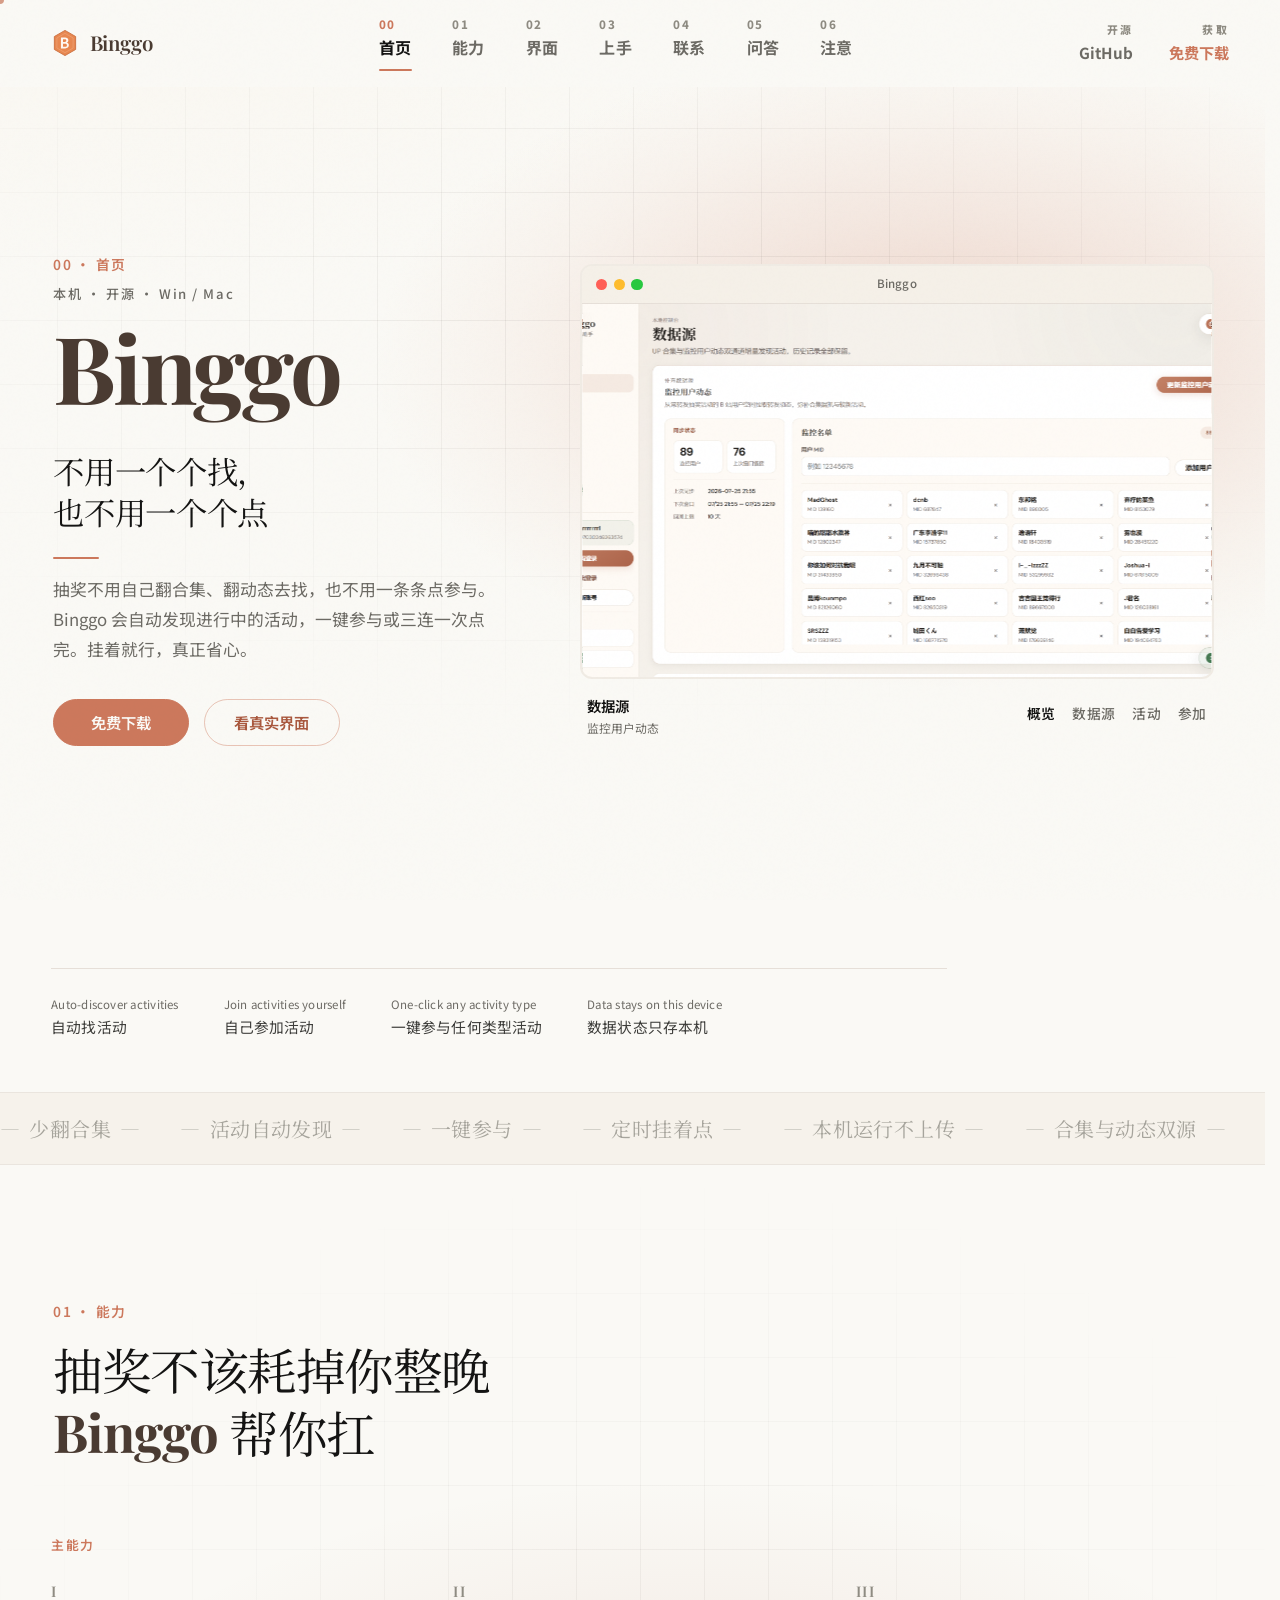
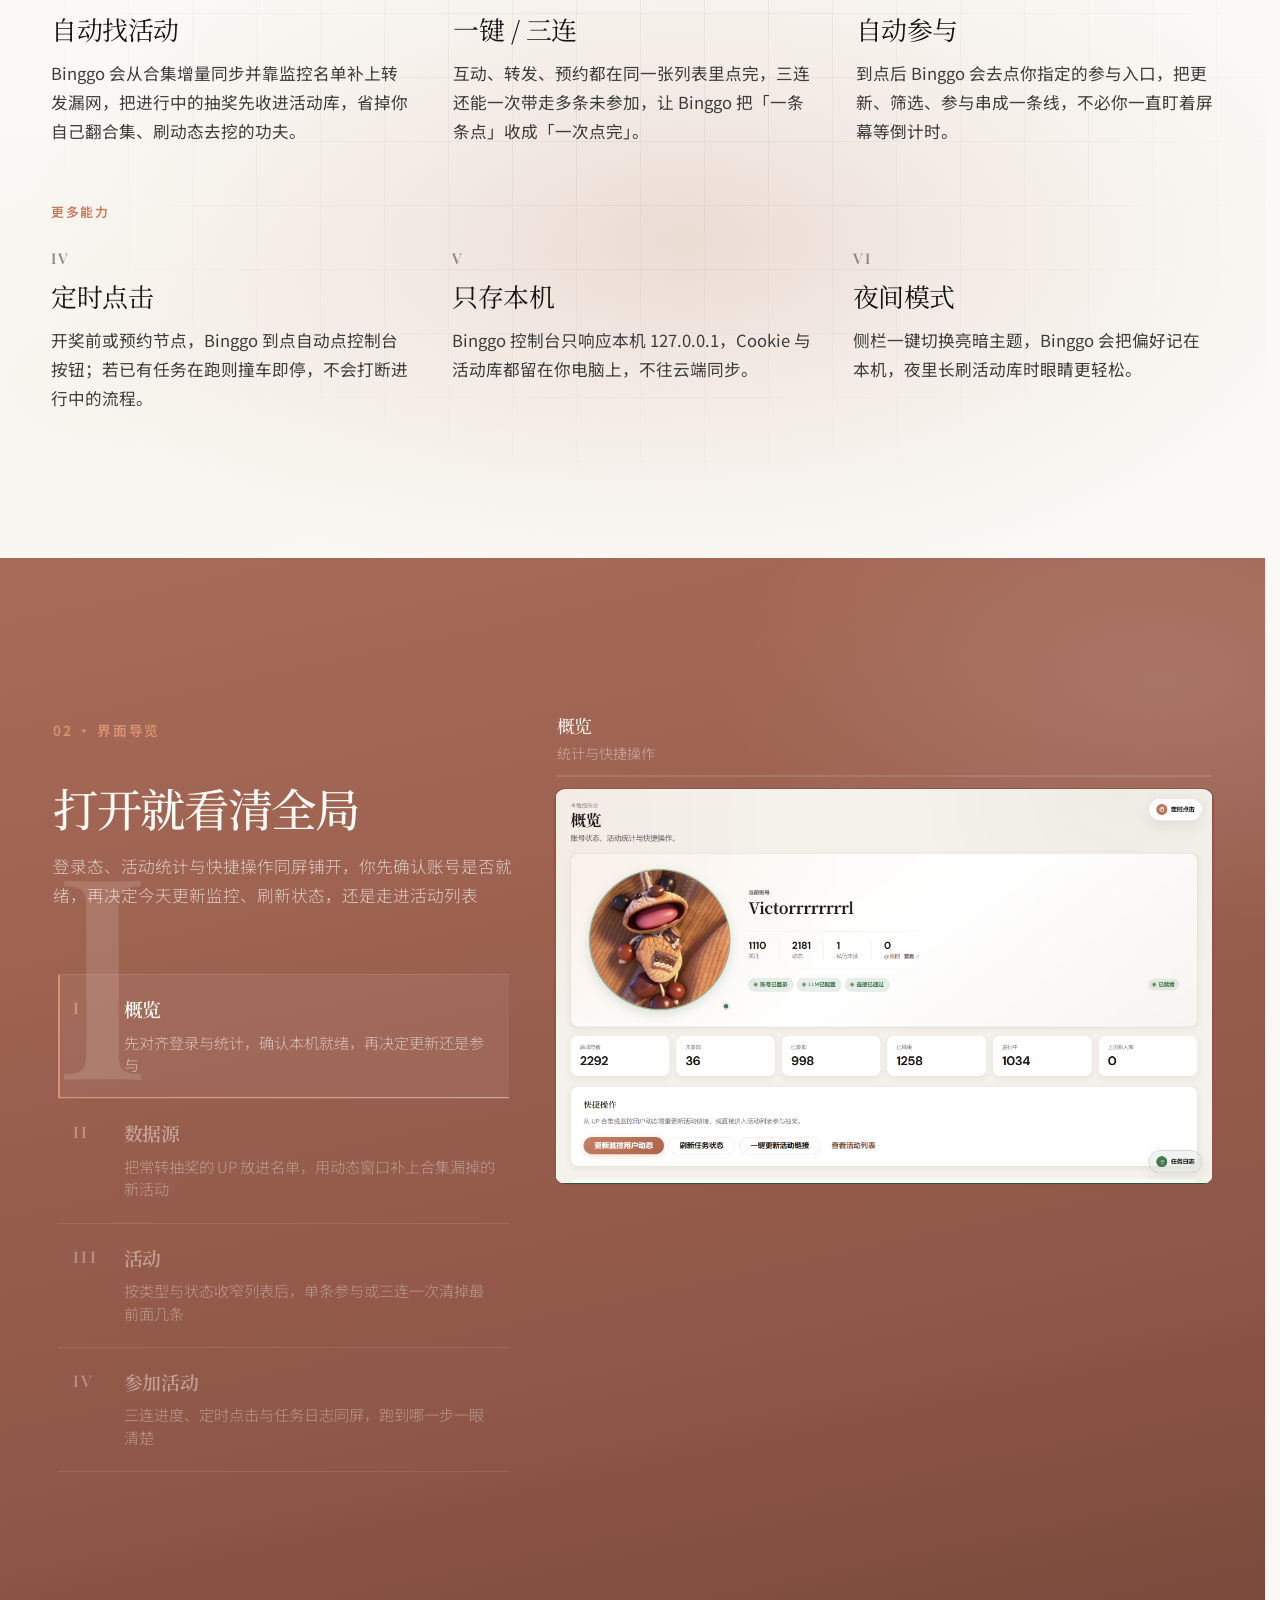
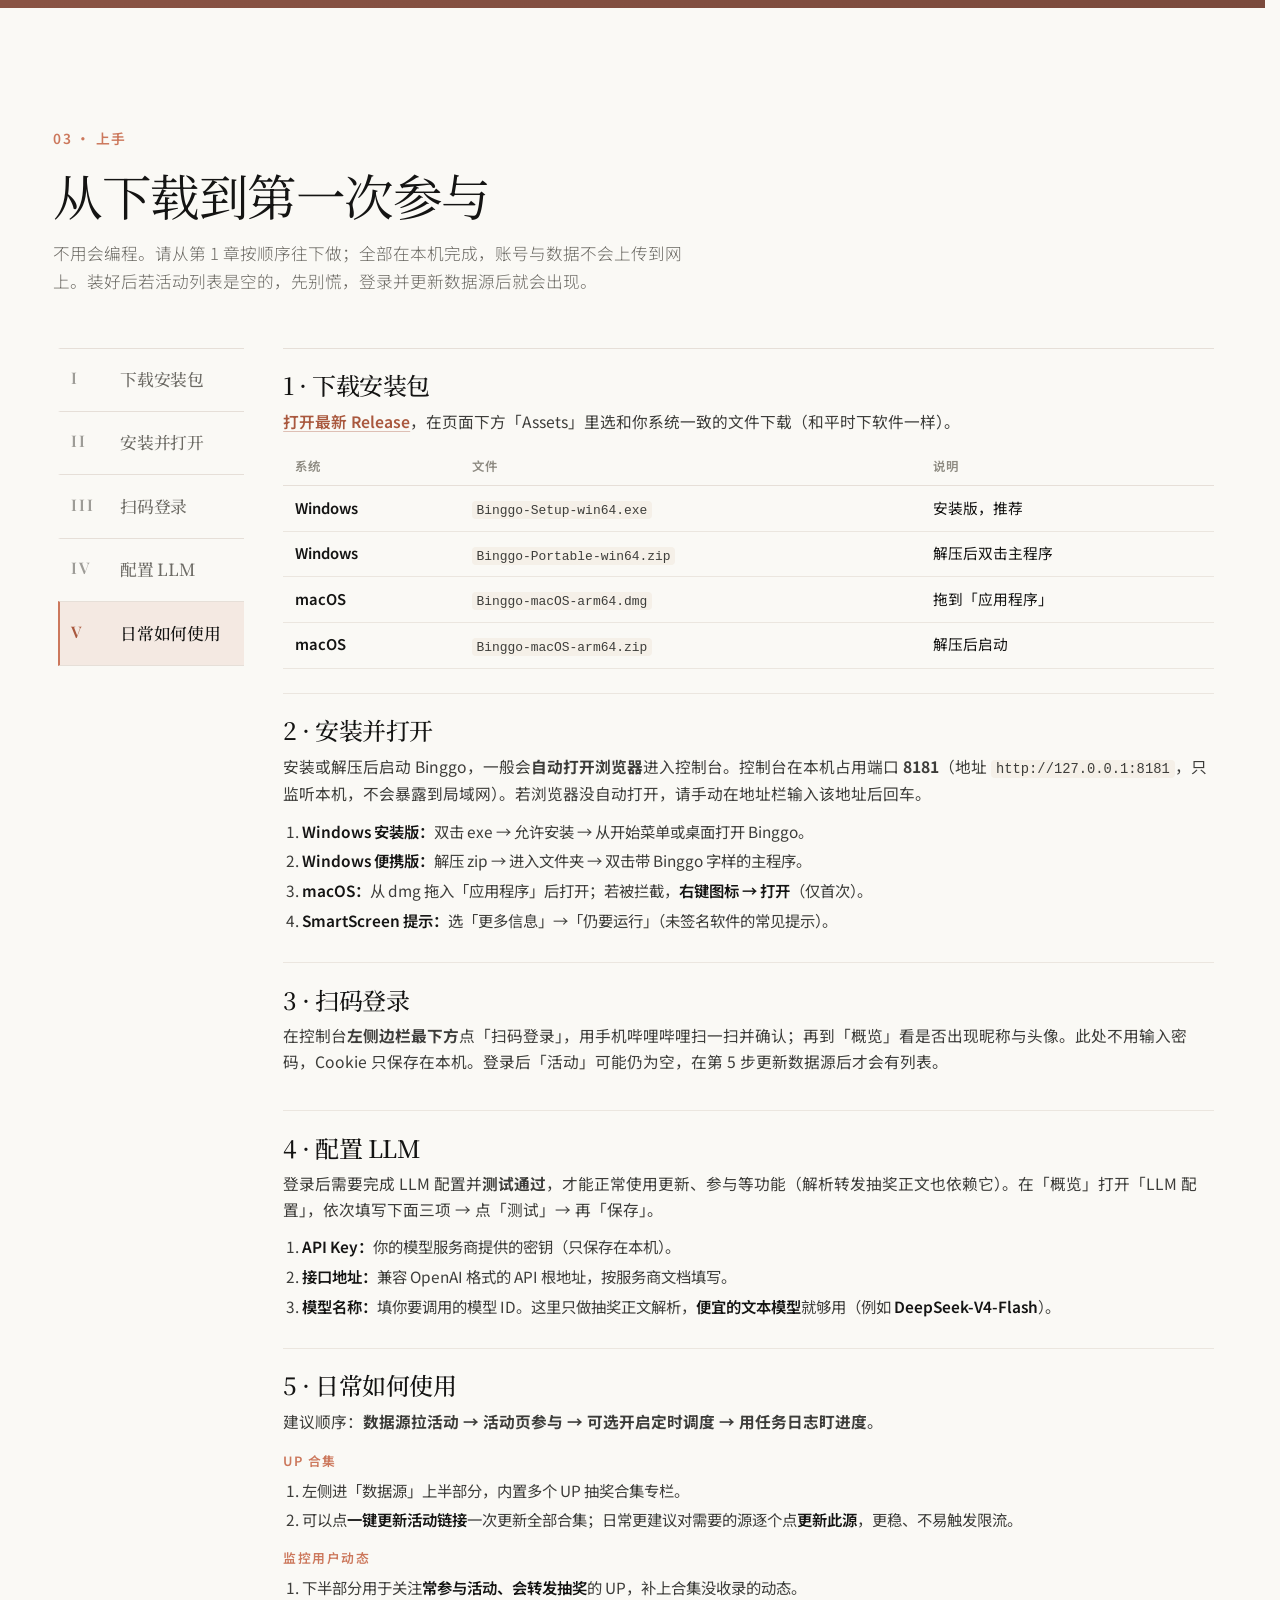
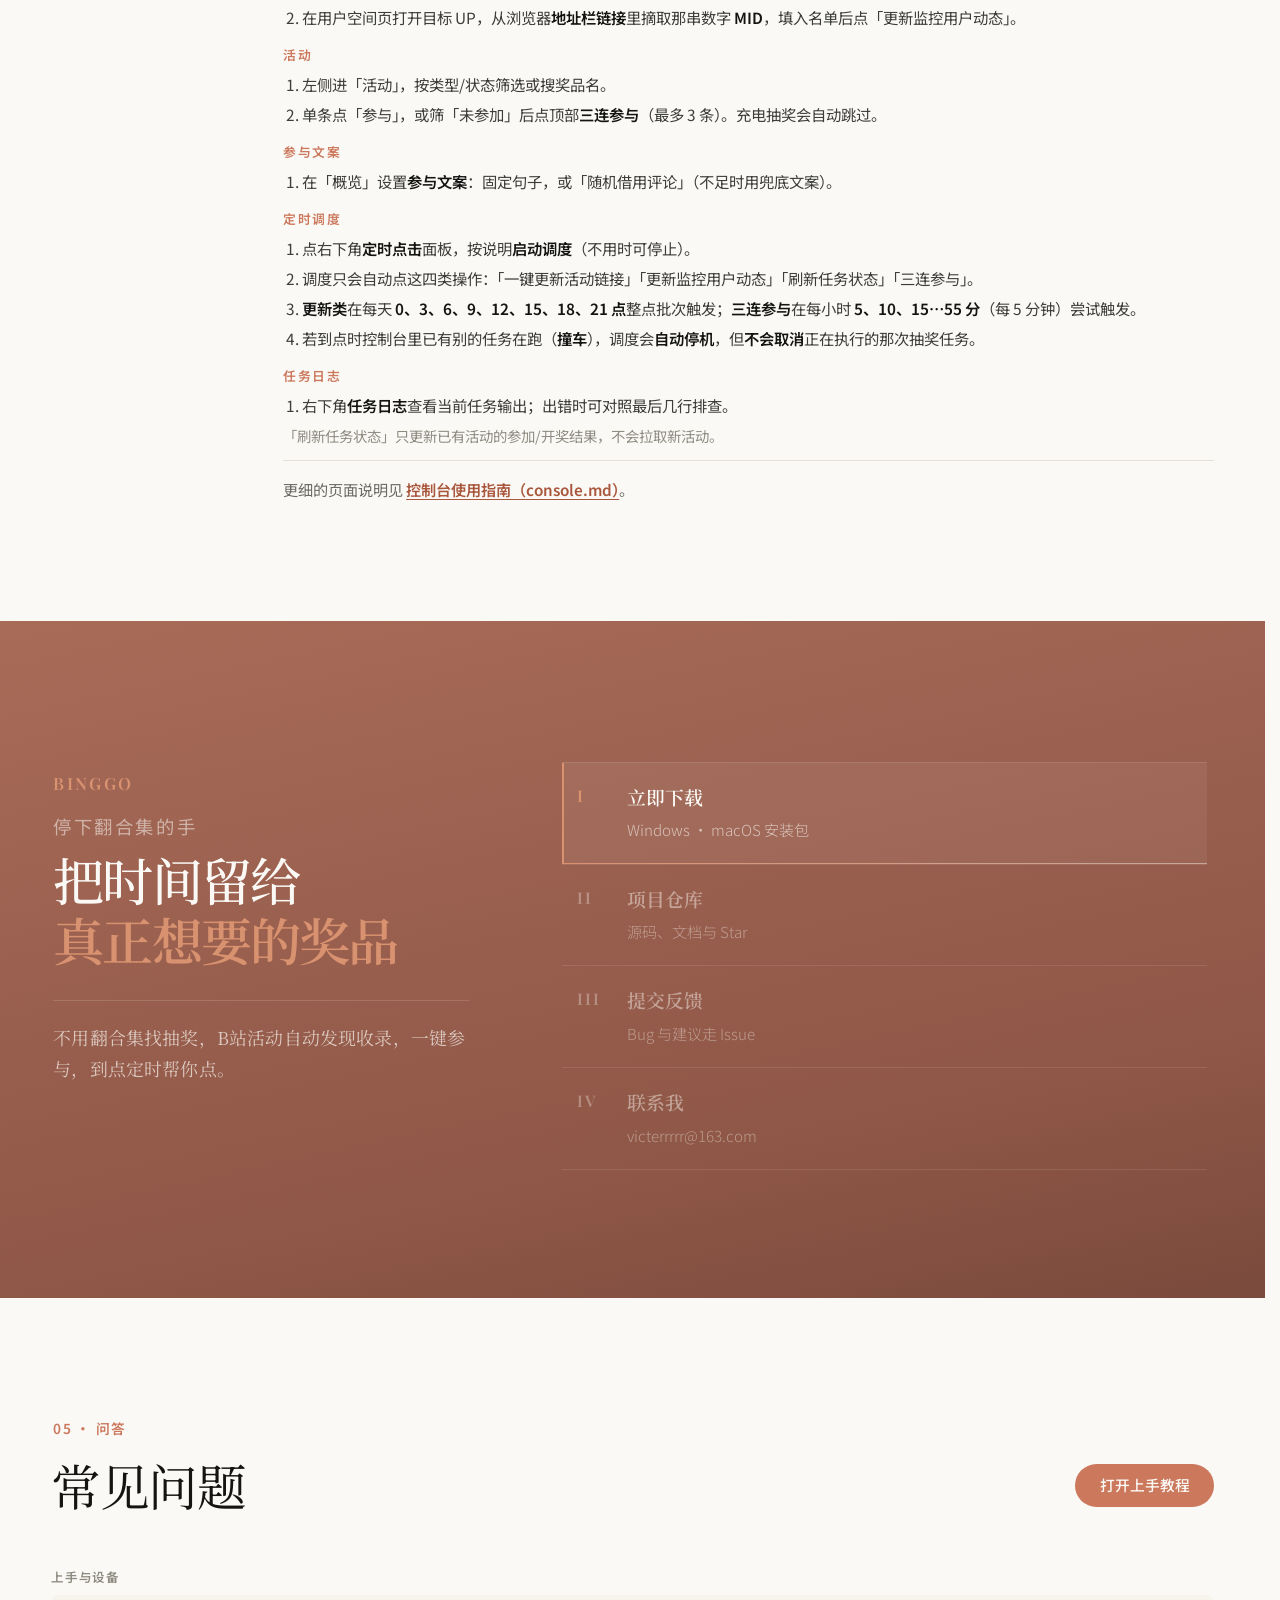
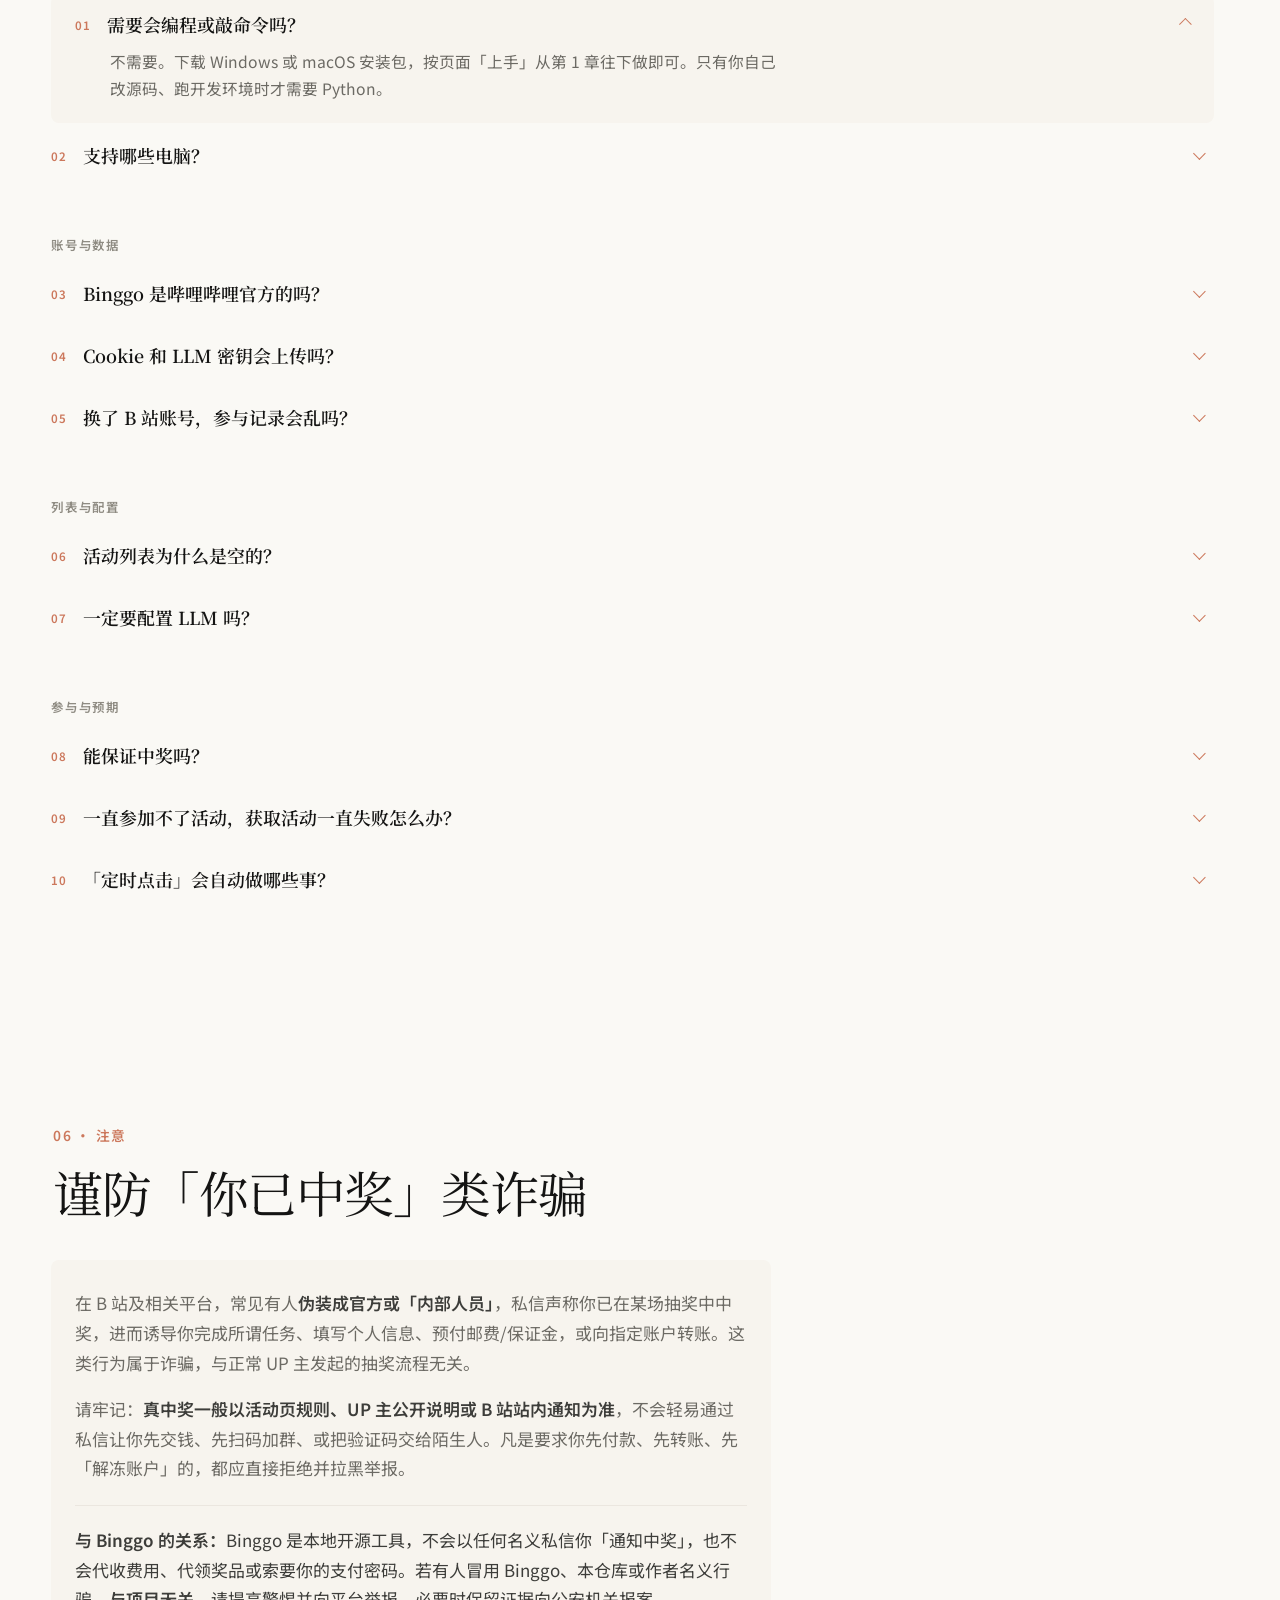
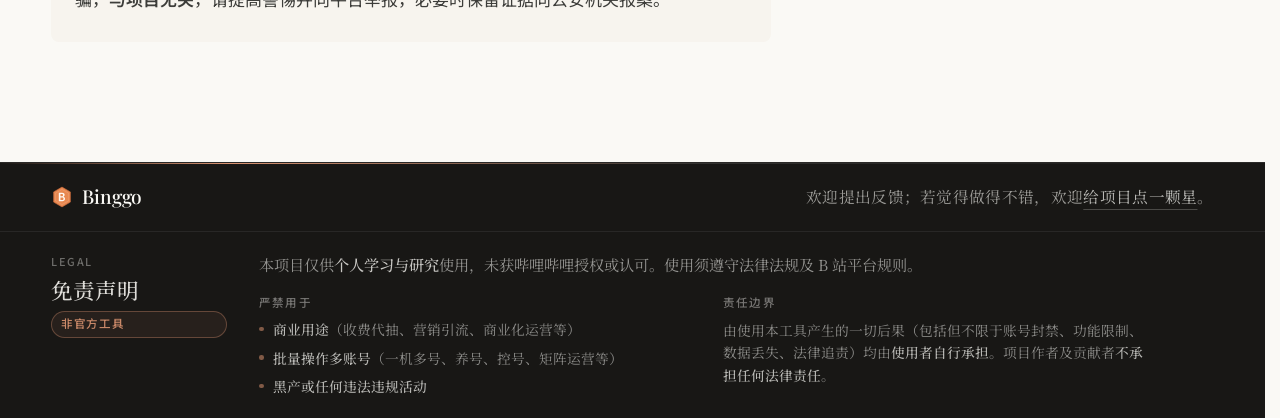
<file: bilibinggo/docs/index.html>
<!DOCTYPE html>
<html lang="zh-CN">
<head>
  <meta charset="UTF-8">
  <meta name="viewport" content="width=device-width, initial-scale=1">
  <meta name="description" content="Binggo — 开源本机 B 站抽奖助手（哔哩哔哩抽奖工具）：自动发现 UP 合集与转发动态中的活动，一键 / 三连参与，可选定时调度。Win / macOS 免费下载，数据只存本机。">
  <meta name="keywords" content="B站抽奖助手,哔哩哔哩抽奖,抽奖助手,Binggo,bilibinggo,动态抽奖,转发抽奖,一键参与">
  <meta name="binggo-contact-email" content="victerrrrr@163.com">
  <meta name="theme-color" content="#faf9f5">
  <link rel="canonical" href="https://luovicter-collab.github.io/bilibinggo/">
  <meta property="og:type" content="website">
  <meta property="og:locale" content="zh_CN">
  <meta property="og:site_name" content="Binggo">
  <meta property="og:title" content="Binggo · B 站抽奖助手">
  <meta property="og:description" content="本机哔哩哔哩抽奖助手：自动发现活动，一键 / 三连参与，Cookie 与数据不出电脑。">
  <meta property="og:url" content="https://luovicter-collab.github.io/bilibinggo/">
  <meta property="og:image" content="https://luovicter-collab.github.io/bilibinggo/images/apple-touch-icon.png?v=8">
  <meta name="twitter:card" content="summary">
  <meta name="twitter:title" content="Binggo · B 站抽奖助手">
  <meta name="twitter:description" content="开源本机 B 站抽奖工具 — 自动发现活动，一键参与。">
  <meta name="twitter:image" content="https://luovicter-collab.github.io/bilibinggo/images/apple-touch-icon.png?v=8">
  <title>Binggo · B 站抽奖助手</title>
  <script type="application/ld+json">
  {
    "@context": "https://schema.org",
    "@type": "SoftwareApplication",
    "name": "Binggo",
    "alternateName": ["B站抽奖助手", "哔哩哔哩抽奖助手", "bilibinggo"],
    "applicationCategory": "UtilitiesApplication",
    "operatingSystem": "Windows, macOS",
    "offers": { "@type": "Offer", "price": "0", "priceCurrency": "CNY" },
    "url": "https://luovicter-collab.github.io/bilibinggo/",
    "downloadUrl": "https://github.com/luovicter-collab/bilibinggo/releases/latest",
    "description": "本机运行的哔哩哔哩抽奖助手：从 UP 合集与监控动态发现活动，网页控制台一键 / 三连参与。"
  }
  </script>
  <link rel="icon" href="./favicon.ico" sizes="48x48">
  <link rel="icon" href="./images/favicon.svg?v=8" type="image/svg+xml">
  <link rel="apple-touch-icon" href="./images/apple-touch-icon.png?v=8">
  <link rel="preconnect" href="https://fonts.googleapis.com">
  <link rel="preconnect" href="https://fonts.gstatic.com" crossorigin>
  <link href="https://fonts.googleapis.com/css2?family=Playfair+Display:wght@500;600;700&family=Noto+Serif+SC:wght@300;400;500;600&family=Noto+Sans+SC:wght@300;400;500;700&display=swap" rel="stylesheet">
  <link rel="stylesheet" href="./landing.css?v=20260728d">
</head>
<body>
  <div class="noise" aria-hidden="true"></div>
  <div class="scroll-veil" id="scroll-veil" aria-hidden="true"></div>
  <div class="cursor" id="cursor" aria-hidden="true"></div>

  <header class="site-nav" id="nav">
    <div class="nav-shell" id="nav-shell">
      <div class="nav-travel" id="nav-travel" aria-hidden="true"></div>
      <div class="nav-inner">
        <a class="nav-brand" id="nav-brand" href="#top" aria-label="返回首页">
          <img class="brand-logo" src="./images/logo.svg?v=8" alt="" width="28" height="28" decoding="async">
          <span class="brand-name">Binggo</span>
        </a>

        <nav class="nav-links" aria-label="导航">
          <i class="nav-indicator" id="nav-indicator" aria-hidden="true"></i>
          <a href="#top" data-nav data-label="首页"><em aria-hidden="true"><i>0</i><i>0</i></em><span>首页</span></a>
          <a href="#why" data-nav data-label="能力"><em aria-hidden="true"><i>0</i><i>1</i></em><span>能力</span></a>
          <a href="#tour" data-nav data-label="界面"><em aria-hidden="true"><i>0</i><i>2</i></em><span>界面</span></a>
          <a href="#start" data-nav data-label="上手"><em aria-hidden="true"><i>0</i><i>3</i></em><span>上手</span></a>
          <a href="#blast" data-nav data-label="联系"><em aria-hidden="true"><i>0</i><i>4</i></em><span>联系</span></a>
          <a href="#faq" data-nav data-label="问答"><em aria-hidden="true"><i>0</i><i>5</i></em><span>问答</span></a>
          <a href="#notice" data-nav data-label="注意"><em aria-hidden="true"><i>0</i><i>6</i></em><span>注意</span></a>
        </nav>

        <div class="nav-actions">
          <div class="nav-aside">
            <a class="nav-aside-link" href="https://github.com/luovicter-collab/bilibinggo" target="_blank" rel="noopener">
              <em>开源</em><span>GitHub</span>
            </a>
            <a class="nav-aside-link is-cta" href="https://github.com/luovicter-collab/bilibinggo/releases/latest" target="_blank" rel="noopener">
              <em>获取</em><span>免费下载</span>
            </a>
          </div>
          <button type="button" class="nav-menu" id="menu-btn" aria-label="菜单" aria-expanded="false">
            <span></span><span></span>
          </button>
        </div>
      </div>
    </div>
  </header>

  <div class="nav-overlay" id="sheet" hidden>
    <div class="nav-overlay-bg" data-close></div>
    <div class="nav-overlay-panel">
      <p class="overlay-kicker">Navigate</p>
      <nav class="overlay-links" aria-label="全屏导航">
        <a href="#top" data-nav data-label="首页"><em>00</em><span>首页</span></a>
        <a href="#why" data-nav data-label="能力"><em>01</em><span>能力</span></a>
        <a href="#tour" data-nav data-label="界面"><em>02</em><span>界面</span></a>
        <a href="#start" data-nav data-label="上手"><em>03</em><span>上手</span></a>
        <a href="#blast" data-nav data-label="联系"><em>04</em><span>联系</span></a>
        <a href="#faq" data-nav data-label="问答"><em>05</em><span>问答</span></a>
        <a href="#notice" data-nav data-label="注意"><em>06</em><span>注意</span></a>
      </nav>
      <a class="nav-cta is-wide" href="https://github.com/luovicter-collab/bilibinggo/releases/latest" target="_blank" rel="noopener">
        <span>免费下载安装包</span><i aria-hidden="true">↓</i>
      </a>
    </div>
  </div>

  <main>
    <!-- HERO: Split product proof — brand lead | real UI -->
    <section class="hero" id="top" style="--hero-p: 0">
      <!-- Bound to homepage upper half — scrolls away with #top, not viewport-fixed -->
      <div class="page-atmos" aria-hidden="true">
        <i class="page-atmos-glow page-atmos-glow-tl"></i>
        <i class="page-atmos-glow page-atmos-glow-tr"></i>
        <i class="page-atmos-grid"></i>
      </div>
      <div class="wrap wrap-wide hero-inner">
      <div class="hero-copy">
        <p class="hero-num-kicker" data-in>00 · 首页</p>
        <p class="hero-kicker" data-in>本机 · 开源 · Win / Mac</p>
        <p class="hero-brand" data-in>Binggo</p>
        <h1 class="hero-title" data-in>不用一个个找，<br>也不用一个个点</h1>
        <i class="hero-rule" aria-hidden="true" data-in></i>
        <p class="hero-lead" data-in>抽奖不用自己翻合集、翻动态去找，也不用一条条点参与。Binggo 会自动发现进行中的活动，一键参与或三连一次点完。挂着就行，真正省心。</p>
        <div class="hero-cta" data-in>
          <a class="btn btn-fill btn-lg" data-magnet href="https://github.com/luovicter-collab/bilibinggo/releases/latest" target="_blank" rel="noopener">
            免费下载
          </a>
          <a class="btn btn-line btn-lg" data-magnet href="#tour">看真实界面</a>
        </div>
      </div>

      <div class="hero-stage" data-in id="hero-stage">
        <div class="hero-window">
          <div class="hero-window-bar" aria-hidden="true">
            <span class="hero-traffic">
              <i class="tl tl-close"></i>
              <i class="tl tl-min"></i>
              <i class="tl tl-max"></i>
            </span>
            <span class="hero-window-title">Binggo</span>
          </div>
            <div class="hero-frame" id="hero-frame" role="button" tabindex="0" aria-label="查看当前界面导览，可拖拽切换">
              <div class="hero-rail" id="hero-rail">
                <figure class="hero-slide is-wide is-overview"><img src="./images/guide-overview.png?v=20260727y" alt="概览页" width="2552" height="1308" decoding="async" fetchpriority="high"></figure>
                <figure class="hero-slide is-wide"><img src="./images/guide-sources.png?v=20260727y" alt="数据源" width="2552" height="1308" decoding="async"></figure>
                <figure class="hero-slide is-wide"><img src="./images/guide-activities.png?v=20260727y" alt="活动页" width="2552" height="1308" decoding="async"></figure>
                <figure class="hero-slide is-wide"><img src="./images/guide-participate.png?v=20260727y" alt="参加活动" width="2552" height="1308" decoding="async"></figure>
              </div>
            </div>
        </div>

        <div class="hero-meta">
          <div class="hero-caption" id="hero-caption">
            <div class="hero-caption-viewport">
              <div class="hero-caption-pane is-show" data-pane="0">
                <em class="hero-cap-t">概览页</em>
                <span class="hero-cap-s">统计与快捷操作</span>
              </div>
              <div class="hero-caption-pane is-prep-right" data-pane="1" aria-hidden="true">
                <em class="hero-cap-t"></em>
                <span class="hero-cap-s"></span>
              </div>
            </div>
          </div>
          <div class="hero-dock" role="tablist" aria-label="切换界面预览">
            <button type="button" class="hero-dock-tab is-on" data-hero="0" role="tab" aria-selected="true">
              <span class="hero-dock-t">概览</span>
              <i class="hero-dock-meter" aria-hidden="true"></i>
            </button>
            <button type="button" class="hero-dock-tab" data-hero="1" role="tab">
              <span class="hero-dock-t">数据源</span>
              <i class="hero-dock-meter" aria-hidden="true"></i>
            </button>
            <button type="button" class="hero-dock-tab" data-hero="2" role="tab">
              <span class="hero-dock-t">活动</span>
              <i class="hero-dock-meter" aria-hidden="true"></i>
            </button>
            <button type="button" class="hero-dock-tab" data-hero="3" role="tab">
              <span class="hero-dock-t">参加</span>
              <i class="hero-dock-meter" aria-hidden="true"></i>
            </button>
          </div>
        </div>
      </div>
      </div>
    </section>

    <section class="hero-after" aria-label="产品价值">
      <ul class="hero-outcomes">
        <li>
          <span class="hero-out-en">Auto-discover activities</span>
          <span class="hero-out-zh">自动找活动</span>
        </li>
        <li>
          <span class="hero-out-en">Join activities yourself</span>
          <span class="hero-out-zh">自己参加活动</span>
        </li>
        <li>
          <span class="hero-out-en">One-click any activity type</span>
          <span class="hero-out-zh">一键参与任何类型活动</span>
        </li>
        <li>
          <span class="hero-out-en">Data stays on this device</span>
          <span class="hero-out-zh">数据状态只存本机</span>
        </li>
      </ul>
    </section>

    <div class="marquee" aria-hidden="true">
      <div class="marquee-viewport">
        <div class="marquee-track">
          <div class="marquee-set">
            <span>少翻合集</span><span>活动自动发现</span><span>一键参与</span><span>定时挂着点</span><span>本机运行不上传</span><span>合集与动态双源</span>
          </div>
          <div class="marquee-set" aria-hidden="true">
            <span>少翻合集</span><span>活动自动发现</span><span>一键参与</span><span>定时挂着点</span><span>本机运行不上传</span><span>合集与动态双源</span>
          </div>
        </div>
      </div>
    </div>

    <!-- WHY · 3-col editorial · homepage-matched atmos · calm hover -->
    <section class="why" id="why">
      <div class="why-atmos" aria-hidden="true">
        <i class="why-atmos-grid"></i>
      </div>
      <div class="wrap wrap-wide">
        <header class="why-head" data-in>
          <p class="why-kicker">01 · 能力</p>
          <h2>
            <span class="why-line">抽奖不该耗掉你整晚</span>
            <span class="why-line"><em class="why-brand">Binggo</em> 帮你扛</span>
          </h2>
        </header>

        <div class="why-block" data-in>
          <p class="why-band">主能力</p>
          <div class="why-grid why-grid-lead">
            <article class="why-item" tabindex="0">
              <p class="why-mark" aria-hidden="true">I</p>
              <h3>自动找活动</h3>
              <p class="why-sum">Binggo 会从合集增量同步并靠监控名单补上转发漏网，把进行中的抽奖先收进活动库，省掉你自己翻合集、刷动态去挖的功夫。</p>
            </article>
            <article class="why-item" tabindex="0">
              <p class="why-mark" aria-hidden="true">II</p>
              <h3>一键 / 三连</h3>
              <p class="why-sum">互动、转发、预约都在同一张列表里点完，三连还能一次带走多条未参加，让 Binggo 把「一条条点」收成「一次点完」。</p>
            </article>
            <article class="why-item" tabindex="0">
              <p class="why-mark" aria-hidden="true">III</p>
              <h3>自动参与</h3>
              <p class="why-sum">到点后 Binggo 会去点你指定的参与入口，把更新、筛选、参与串成一条线，不必你一直盯着屏幕等倒计时。</p>
            </article>
          </div>
        </div>

        <div class="why-block why-block-more" data-in>
          <p class="why-band">更多能力</p>
          <div class="why-grid">
            <article class="why-item" tabindex="0">
              <p class="why-mark" aria-hidden="true">IV</p>
              <h3>定时点击</h3>
              <p class="why-sum">开奖前或预约节点，Binggo 到点自动点控制台按钮；若已有任务在跑则撞车即停，不会打断进行中的流程。</p>
            </article>
            <article class="why-item" tabindex="0">
              <p class="why-mark" aria-hidden="true">V</p>
              <h3>只存本机</h3>
              <p class="why-sum">Binggo 控制台只响应本机 127.0.0.1，Cookie 与活动库都留在你电脑上，不往云端同步。</p>
            </article>
            <article class="why-item" tabindex="0">
              <p class="why-mark" aria-hidden="true">VI</p>
              <h3>夜间模式</h3>
              <p class="why-sum">侧栏一键切换亮暗主题，Binggo 会把偏好记在本机，夜里长刷活动库时眼睛更轻松。</p>
            </article>
          </div>
        </div>
      </div>
    </section>

    <!-- TOUR · editorial split · sharp full-page shots · rise-from-under -->
    <section class="tour" id="tour">
      <div class="wrap wrap-wide tour-shell">
        <div class="tour-split" data-in>
          <aside class="tour-copy" id="tour-copy">
            <p class="tour-kicker">02 · 界面导览</p>
            <p class="tour-num" id="tour-num" aria-hidden="true">I</p>
            <div class="tour-story" id="tour-story">
              <h2 id="tour-title">打开就看清全局</h2>
              <p class="tour-lede" id="tour-desc">登录态、活动统计与快捷操作同屏铺开，你先确认账号是否就绪，再决定今天更新监控、刷新状态，还是走进活动列表</p>
            </div>

            <div class="tour-rail" role="tablist" aria-label="切换界面">
              <button type="button" class="tour-rail-item is-on" role="tab" aria-selected="true" data-tour-scene="0">
                <b>I</b>
                <span>
                  <em>概览</em>
                  <small>先对齐登录与统计，确认本机就绪，再决定更新还是参与</small>
                </span>
                <i class="tour-rail-meter" aria-hidden="true"></i>
                <i class="tour-rail-tail" aria-hidden="true"></i>
              </button>
              <button type="button" class="tour-rail-item" role="tab" aria-selected="false" data-tour-scene="1">
                <b>II</b>
                <span>
                  <em>数据源</em>
                  <small>把常转抽奖的 UP 放进名单，用动态窗口补上合集漏掉的新活动</small>
                </span>
                <i class="tour-rail-meter" aria-hidden="true"></i>
                <i class="tour-rail-tail" aria-hidden="true"></i>
              </button>
              <button type="button" class="tour-rail-item" role="tab" aria-selected="false" data-tour-scene="2">
                <b>III</b>
                <span>
                  <em>活动</em>
                  <small>按类型与状态收窄列表后，单条参与或三连一次清掉最前面几条</small>
                </span>
                <i class="tour-rail-meter" aria-hidden="true"></i>
                <i class="tour-rail-tail" aria-hidden="true"></i>
              </button>
              <button type="button" class="tour-rail-item" role="tab" aria-selected="false" data-tour-scene="3">
                <b>IV</b>
                <span>
                  <em>参加活动</em>
                  <small>三连进度、定时点击与任务日志同屏，跑到哪一步一眼清楚</small>
                </span>
                <i class="tour-rail-meter" aria-hidden="true"></i>
                <i class="tour-rail-tail" aria-hidden="true"></i>
              </button>
            </div>
          </aside>

          <div class="tour-stage" id="tour-stage">
            <div class="tour-device" id="tour-device">
              <div class="tour-device-head">
                <p class="tour-device-label" id="tour-frame-label" aria-live="polite">
                  <em id="tour-frame-title">概览</em>
                  <span id="tour-frame-sub">统计与快捷操作</span>
                </p>
                <div class="tour-device-track" aria-hidden="true">
                  <i class="tour-device-meter" id="tour-device-meter"></i>
                </div>
              </div>
              <div class="tour-scene" id="tour-viewport" data-dir="1">
                <div class="tour-flight" id="tour-flight">
              <figure class="tour-slide is-overview is-active" data-tour-slide="0">
                <div class="tour-slide-inner">
                  <img src="./images/tour-overview.png?v=20260730c" alt="概览页" width="2170" height="1310" decoding="async">
                </div>
              </figure>
              <figure class="tour-slide" data-tour-slide="1">
                <div class="tour-slide-inner">
                  <img src="./images/tour-sources.png?v=20260730c" alt="数据源" width="2170" height="1310" decoding="async">
                </div>
              </figure>
              <figure class="tour-slide" data-tour-slide="2">
                <div class="tour-slide-inner">
                  <img src="./images/tour-activities.png?v=20260730c" alt="活动列表" width="2170" height="1310" decoding="async">
                </div>
              </figure>
              <figure class="tour-slide" data-tour-slide="3">
                <div class="tour-slide-inner">
                  <img src="./images/tour-participate.png?v=20260730c" alt="参加活动" width="2170" height="1311" decoding="async">
                </div>
              </figure>
                </div>
                <i class="tour-scene-edge" aria-hidden="true"></i>
              </div>
            <i class="tour-device-glow" aria-hidden="true"></i>
            </div>
          </div>
        </div>
      </div>
    </section>

    <!-- START · Long Document manual -->
    <section class="start" id="start" aria-labelledby="start-title">
      <div class="wrap wrap-wide start-manual">
        <header class="start-head" data-in>
          <p class="start-kicker">03 · 上手</p>
          <h2 id="start-title">从下载到第一次参与</h2>
          <p class="start-lede">不用会编程。请从第 1 章按顺序往下做；全部在本机完成，账号与数据不会上传到网上。装好后若活动列表是空的，先别慌，登录并更新数据源后就会出现。</p>
        </header>

        <div class="start-body" data-in>
        <nav class="start-rail" aria-label="上手目录">
          <a class="start-rail-link is-current" href="#start-download" data-start-chapter="start-download">
            <b>I</b>
            <span><em>下载安装包</em></span>
          </a>
          <a class="start-rail-link" href="#start-install" data-start-chapter="start-install">
            <b>II</b>
            <span><em>安装并打开</em></span>
          </a>
          <a class="start-rail-link" href="#start-login" data-start-chapter="start-login">
            <b>III</b>
            <span><em>扫码登录</em></span>
          </a>
          <a class="start-rail-link" href="#start-llm" data-start-chapter="start-llm">
            <b>IV</b>
            <span><em>配置 LLM</em></span>
          </a>
          <a class="start-rail-link" href="#start-daily" data-start-chapter="start-daily">
            <b>V</b>
            <span><em>日常如何使用</em></span>
          </a>
        </nav>

        <div class="start-main">
        <div class="start-article">
          <article class="start-chapter" id="start-download">
            <h3>1 · 下载安装包</h3>
            <p class="start-ch-intro"><a class="start-inline-cta" href="https://github.com/luovicter-collab/bilibinggo/releases/latest" target="_blank" rel="noopener">打开最新 Release</a>，在页面下方「Assets」里选和你系统一致的文件下载（和平时下软件一样）。</p>
            <div class="start-spec-wrap">
              <table class="start-spec">
                <caption class="visually-hidden">各平台安装包</caption>
                <thead>
                  <tr>
                    <th scope="col">系统</th>
                    <th scope="col">文件</th>
                    <th scope="col">说明</th>
                  </tr>
                </thead>
                <tbody>
                  <tr>
                    <th scope="row">Windows</th>
                    <td><code class="start-code">Binggo-Setup-win64.exe</code></td>
                    <td>安装版，推荐</td>
                  </tr>
                  <tr>
                    <th scope="row">Windows</th>
                    <td><code class="start-code">Binggo-Portable-win64.zip</code></td>
                    <td>解压后双击主程序</td>
                  </tr>
                  <tr>
                    <th scope="row">macOS</th>
                    <td><code class="start-code">Binggo-macOS-arm64.dmg</code></td>
                    <td>拖到「应用程序」</td>
                  </tr>
                  <tr>
                    <th scope="row">macOS</th>
                    <td><code class="start-code">Binggo-macOS-arm64.zip</code></td>
                    <td>解压后启动</td>
                  </tr>
                </tbody>
              </table>
            </div>
          </article>

          <article class="start-chapter" id="start-install">
            <h3>2 · 安装并打开</h3>
            <p class="start-ch-intro">安装或解压后启动 Binggo，一般会<strong>自动打开浏览器</strong>进入控制台。控制台在本机占用端口 <strong>8181</strong>（地址 <code class="start-code">http://127.0.0.1:8181</code>，只监听本机，不会暴露到局域网）。若浏览器没自动打开，请手动在地址栏输入该地址后回车。</p>
            <ol class="start-steps">
              <li><strong>Windows 安装版：</strong>双击 exe → 允许安装 → 从开始菜单或桌面打开 Binggo。</li>
              <li><strong>Windows 便携版：</strong>解压 zip → 进入文件夹 → 双击带 Binggo 字样的主程序。</li>
              <li><strong>macOS：</strong>从 dmg 拖入「应用程序」后打开；若被拦截，<strong>右键图标 → 打开</strong>（仅首次）。</li>
              <li><strong>SmartScreen 提示：</strong>选「更多信息」→「仍要运行」（未签名软件的常见提示）。</li>
            </ol>
          </article>

          <article class="start-chapter" id="start-login">
            <h3>3 · 扫码登录</h3>
            <p class="start-ch-intro">在控制台<strong>左侧边栏最下方</strong>点「扫码登录」，用手机哔哩哔哩扫一扫并确认；再到「概览」看是否出现昵称与头像。此处不用输入密码，Cookie 只保存在本机。登录后「活动」可能仍为空，在第 5 步更新数据源后才会有列表。</p>
          </article>

          <article class="start-chapter" id="start-llm">
            <h3>4 · 配置 LLM</h3>
            <p class="start-ch-intro">登录后需要完成 LLM 配置并<strong>测试通过</strong>，才能正常使用更新、参与等功能（解析转发抽奖正文也依赖它）。在「概览」打开「LLM 配置」，依次填写下面三项 → 点「测试」→ 再「保存」。</p>
            <ol class="start-steps">
              <li><strong>API Key：</strong>你的模型服务商提供的密钥（只保存在本机）。</li>
              <li><strong>接口地址：</strong>兼容 OpenAI 格式的 API 根地址，按服务商文档填写。</li>
              <li><strong>模型名称：</strong>填你要调用的模型 ID。这里只做抽奖正文解析，<strong>便宜的文本模型</strong>就够用（例如 <strong>DeepSeek-V4-Flash</strong>）。</li>
            </ol>
          </article>

          <article class="start-chapter" id="start-daily">
            <h3>5 · 日常如何使用</h3>
            <p class="start-ch-intro">建议顺序：<strong>数据源拉活动 → 活动页参与 → 可选开启定时调度 → 用任务日志盯进度</strong>。</p>
            <p class="start-band">UP 合集</p>
            <ol class="start-steps">
              <li>左侧进「数据源」上半部分，内置多个 UP 抽奖合集专栏。</li>
              <li>可以点<strong>一键更新活动链接</strong>一次更新全部合集；日常更建议对需要的源逐个点<strong>更新此源</strong>，更稳、不易触发限流。</li>
            </ol>
            <p class="start-band">监控用户动态</p>
            <ol class="start-steps">
              <li>下半部分用于关注<strong>常参与活动、会转发抽奖</strong>的 UP，补上合集没收录的动态。</li>
              <li>在用户空间页打开目标 UP，从浏览器<strong>地址栏链接</strong>里摘取那串数字 <strong>MID</strong>，填入名单后点「更新监控用户动态」。</li>
            </ol>
            <p class="start-band">活动</p>
            <ol class="start-steps">
              <li>左侧进「活动」，按类型/状态筛选或搜奖品名。</li>
              <li>单条点「参与」，或筛「未参加」后点顶部<strong>三连参与</strong>（最多 3 条）。充电抽奖会自动跳过。</li>
            </ol>
            <p class="start-band">参与文案</p>
            <ol class="start-steps">
              <li>在「概览」设置<strong>参与文案</strong>：固定句子，或「随机借用评论」（不足时用兜底文案）。</li>
            </ol>
            <p class="start-band">定时调度</p>
            <ol class="start-steps">
              <li>点右下角<strong>定时点击</strong>面板，按说明<strong>启动调度</strong>（不用时可停止）。</li>
              <li>调度只会自动点这四类操作：「一键更新活动链接」「更新监控用户动态」「刷新任务状态」「三连参与」。</li>
              <li><strong>更新类</strong>在每天 <strong>0、3、6、9、12、15、18、21 点</strong>整点批次触发；<strong>三连参与</strong>在每小时 <strong>5、10、15…55 分</strong>（每 5 分钟）尝试触发。</li>
              <li>若到点时控制台里已有别的任务在跑（<strong>撞车</strong>），调度会<strong>自动停机</strong>，但<strong>不会取消</strong>正在执行的那次抽奖任务。</li>
            </ol>
            <p class="start-band">任务日志</p>
            <ol class="start-steps">
              <li>右下角<strong>任务日志</strong>查看当前任务输出；出错时可对照最后几行排查。</li>
            </ol>
            <p class="start-note">「刷新任务状态」只更新已有活动的参加/开奖结果，不会拉取新活动。</p>
          </article>

          <footer class="start-more">
            <p>更细的页面说明见 <a href="https://github.com/luovicter-collab/bilibinggo/blob/main/docs/console.md" target="_blank" rel="noopener">控制台使用指南（console.md）</a>。</p>
          </footer>
        </div>
        </div>
        </div>
      </div>
    </section>

    <section class="blast" id="blast" aria-labelledby="blast-title">
      <div class="wrap wrap-wide blast-shell">
        <div class="blast-split">
          <header class="blast-copy" data-in>
            <div class="blast-manifest">
              <p class="blast-eyebrow">Binggo</p>
              <h2 id="blast-title" class="blast-headline">
                <span class="blast-hook">停下翻合集的手</span>
                <span class="blast-hero">
                  <span class="blast-hero-line">把时间留给</span>
                  <span class="blast-hero-line blast-hero-line--accent">真正想要的奖品</span>
                </span>
              </h2>
              <p class="blast-tagline">不用翻合集找抽奖，B站活动自动发现收录，一键参与，到点定时帮你点。</p>
            </div>
          </header>
          <aside class="blast-stage" data-in>
            <nav class="blast-rail" id="blast-rail" aria-label="下载与联系">
              <a
                class="blast-rail-link is-active"
                data-magnet
                href="https://github.com/luovicter-collab/bilibinggo/releases/latest"
                target="_blank"
                rel="noopener"
              >
                <b aria-hidden="true">I</b>
                <span>
                  <em>立即下载</em>
                  <small>Windows · macOS 安装包</small>
                </span>
                <i class="blast-rail-tail" aria-hidden="true"></i>
              </a>
              <a
                class="blast-rail-link"
                data-magnet
                href="https://github.com/luovicter-collab/bilibinggo"
                target="_blank"
                rel="noopener"
              >
                <b aria-hidden="true">II</b>
                <span>
                  <em>项目仓库</em>
                  <small>源码、文档与 Star</small>
                </span>
                <i class="blast-rail-tail" aria-hidden="true"></i>
              </a>
              <a
                class="blast-rail-link"
                data-magnet
                href="https://github.com/luovicter-collab/bilibinggo/issues/new?title=%5B反馈%5D%20"
                target="_blank"
                rel="noopener"
              >
                <b aria-hidden="true">III</b>
                <span>
                  <em>提交反馈</em>
                  <small>Bug 与建议走 Issue</small>
                </span>
                <i class="blast-rail-tail" aria-hidden="true"></i>
              </a>
              <div
                class="blast-rail-link blast-rail-link--static"
                id="blast-contact"
                tabindex="0"
              >
                <b aria-hidden="true">IV</b>
                <span>
                  <em>联系我</em>
                  <small>victerrrrr@163.com</small>
                </span>
                <i class="blast-rail-tail" aria-hidden="true"></i>
              </div>
            </nav>
          </aside>
        </div>
      </div>
    </section>

    <section class="faq" id="faq" aria-labelledby="faq-title">
      <div class="wrap faq-shell">
        <header class="faq-head" data-in>
          <p class="faq-kicker">05 · 问答</p>
          <div class="faq-head-row">
            <h2 id="faq-title">常见问题</h2>
            <a class="faq-cta-btn" href="#start">打开上手教程</a>
          </div>
        </header>

        <div class="faq-body" data-in>
          <section class="faq-group" aria-labelledby="faq-gate-1">
            <h3 class="faq-group-title" id="faq-gate-1">上手与设备</h3>
            <div class="faq-list">
              <div class="faq-item is-open">
                <button type="button" class="faq-trigger" aria-expanded="true">
                  <span class="faq-n" aria-hidden="true">01</span>
                  <span class="faq-q">需要会编程或敲命令吗？</span>
                  <span class="faq-chevron" aria-hidden="true"></span>
                </button>
                <div class="faq-answer">
                  <p>不需要。下载 Windows 或 macOS 安装包，按页面「上手」从第 1 章往下做即可。只有你自己改源码、跑开发环境时才需要 Python。</p>
                </div>
              </div>
              <div class="faq-item">
                <button type="button" class="faq-trigger" aria-expanded="false">
                  <span class="faq-n" aria-hidden="true">02</span>
                  <span class="faq-q">支持哪些电脑？</span>
                  <span class="faq-chevron" aria-hidden="true"></span>
                </button>
                <div class="faq-answer" hidden>
                  <p>Release 提供 Windows（安装包与便携 zip）和 macOS Apple Silicon（arm64）的 dmg / zip。Intel Mac 请查看仓库说明，或自行用源码运行。</p>
                </div>
              </div>
            </div>
          </section>

          <section class="faq-group" aria-labelledby="faq-gate-2">
            <h3 class="faq-group-title" id="faq-gate-2">账号与数据</h3>
            <div class="faq-list">
              <div class="faq-item">
                <button type="button" class="faq-trigger" aria-expanded="false">
                  <span class="faq-n" aria-hidden="true">03</span>
                  <span class="faq-q">Binggo 是哔哩哔哩官方的吗？</span>
                  <span class="faq-chevron" aria-hidden="true"></span>
                </button>
                <div class="faq-answer" hidden>
                  <p>不是。Binggo 是社区开源工具，与 B 站无任何合作关系；是否使用、使用频率请自行判断并遵守平台规则。</p>
                </div>
              </div>
              <div class="faq-item">
                <button type="button" class="faq-trigger" aria-expanded="false">
                  <span class="faq-n" aria-hidden="true">04</span>
                  <span class="faq-q">Cookie 和 LLM 密钥会上传吗？</span>
                  <span class="faq-chevron" aria-hidden="true"></span>
                </button>
                <div class="faq-answer" hidden>
                  <p>不会上传到项目方服务器。控制台只在本机监听（开发环境 127.0.0.1:8787，安装包一般为 8181），Cookie 与 <code>llm.env</code> 写在电脑本地数据目录。</p>
                </div>
              </div>
              <div class="faq-item">
                <button type="button" class="faq-trigger" aria-expanded="false">
                  <span class="faq-n" aria-hidden="true">05</span>
                  <span class="faq-q">换了 B 站账号，参与记录会乱吗？</span>
                  <span class="faq-chevron" aria-hidden="true"></span>
                </button>
                <div class="faq-answer" hidden>
                  <p>不会混在一起。参与记录按登录 UID 分目录保存，换号后读取的是新账号对应的数据。</p>
                </div>
              </div>
            </div>
          </section>

          <section class="faq-group" aria-labelledby="faq-gate-3">
            <h3 class="faq-group-title" id="faq-gate-3">列表与配置</h3>
            <div class="faq-list">
              <div class="faq-item">
                <button type="button" class="faq-trigger" aria-expanded="false">
                  <span class="faq-n" aria-hidden="true">06</span>
                  <span class="faq-q">活动列表为什么是空的？</span>
                  <span class="faq-chevron" aria-hidden="true"></span>
                </button>
                <div class="faq-answer" hidden>
                  <p>常见原因是还没登录，或还没拉过数据源。先扫码登录，再在「数据源」对某个来源点「更新此源」，或执行「一键更新」。</p>
                </div>
              </div>
              <div class="faq-item">
                <button type="button" class="faq-trigger" aria-expanded="false">
                  <span class="faq-n" aria-hidden="true">07</span>
                  <span class="faq-q">一定要配置 LLM 吗？</span>
                  <span class="faq-chevron" aria-hidden="true"></span>
                </button>
                <div class="faq-answer" hidden>
                  <p>解析<strong>转发抽奖</strong>动态时需要模型读正文；互动、预约类走 B 站官方接口，不消耗 LLM。控制台要求 LLM 测试通过后才能正常使用更新、参与等功能。</p>
                </div>
              </div>
            </div>
          </section>

          <section class="faq-group" aria-labelledby="faq-gate-4">
            <h3 class="faq-group-title" id="faq-gate-4">参与与预期</h3>
            <div class="faq-list">
              <div class="faq-item">
                <button type="button" class="faq-trigger" aria-expanded="false">
                  <span class="faq-n" aria-hidden="true">08</span>
                  <span class="faq-q">能保证中奖吗？</span>
                  <span class="faq-chevron" aria-hidden="true"></span>
                </button>
                <div class="faq-answer" hidden>
                  <p>不能。Binggo 帮你发现活动、减少重复翻页和点击；是否中奖仍取决于 UP 主规则与平台判定。</p>
                </div>
              </div>
              <div class="faq-item">
                <button type="button" class="faq-trigger" aria-expanded="false">
                  <span class="faq-n" aria-hidden="true">09</span>
                  <span class="faq-q">一直参加不了活动，获取活动一直失败怎么办？</span>
                  <span class="faq-chevron" aria-hidden="true"></span>
                </button>
                <div class="faq-answer" hidden>
                  <p>多为 Cookie 过期或 B 站风控。请在控制台重新扫码登录；若仍出现，先降低操作频率、避免短时间大量自动参与，再重试。</p>
                </div>
              </div>
              <div class="faq-item">
                <button type="button" class="faq-trigger" aria-expanded="false">
                  <span class="faq-n" aria-hidden="true">10</span>
                  <span class="faq-q">「定时点击」会自动做哪些事？</span>
                  <span class="faq-chevron" aria-hidden="true"></span>
                </button>
                <div class="faq-answer" hidden>
                  <p>只会在设定时间触发控制台里已有的几类操作：一键更新活动链接、更新监控用户动态、刷新任务状态、三连参与。不会修改密码或隐私设置。</p>
                </div>
              </div>
            </div>
          </section>
        </div>
      </div>
    </section>

    <section class="notice" id="notice" aria-labelledby="notice-title">
      <div class="wrap notice-shell">
        <header class="notice-head" data-in>
          <p class="notice-kicker">06 · 注意</p>
          <h2 id="notice-title">谨防「你已中奖」类诈骗</h2>
        </header>
        <div class="notice-body" data-in>
          <article class="notice-panel">
            <div class="notice-prose">
              <p>在 B 站及相关平台，常见有人<strong>伪装成官方或「内部人员」</strong>，私信声称你已在某场抽奖中中奖，进而诱导你完成所谓任务、填写个人信息、预付邮费/保证金，或向指定账户转账。这类行为属于诈骗，与正常 UP 主发起的抽奖流程无关。</p>
              <p>请牢记：<strong>真中奖一般以活动页规则、UP 主公开说明或 B 站站内通知为准</strong>，不会轻易通过私信让你先交钱、先扫码加群、或把验证码交给陌生人。凡是要求你先付款、先转账、先「解冻账户」的，都应直接拒绝并拉黑举报。</p>
              <p class="notice-aside"><strong>与 Binggo 的关系：</strong>Binggo 是本地开源工具，不会以任何名义私信你「通知中奖」，也不会代收费用、代领奖品或索要你的支付密码。若有人冒用 Binggo、本仓库或作者名义行骗，<strong>与项目无关</strong>，请提高警惕并向平台举报，必要时保留证据向公安机关报案。</p>
            </div>
          </article>
        </div>
      </div>
    </section>
  </main>

  <footer class="foot" id="foot">
    <div class="wrap foot-shell">
      <a class="nav-brand foot-brand" href="#top" data-magnet>
        <img class="brand-logo" src="./images/logo.svg?v=8" alt="" width="28" height="28" decoding="async">
        <span class="brand-name">Binggo</span>
      </a>
      <div class="foot-end">
        <p class="foot-lead">
          欢迎提出反馈；若觉得做得不错，欢迎<a
            class="foot-star-link"
            href="https://github.com/luovicter-collab/bilibinggo"
            target="_blank"
            rel="noopener"
          >给项目点一颗星</a>。
        </p>
      </div>
    </div>
    <div class="wrap foot-legal" id="disclaimer">
      <div class="foot-legal-head">
        <p class="foot-legal-kicker">Legal</p>
        <h2 class="foot-legal-title">免责声明</h2>
        <p class="foot-legal-badge">非官方工具</p>
      </div>
      <div class="foot-legal-body">
        <p class="foot-legal-lead">本项目仅供<strong>个人学习与研究</strong>使用，未获哔哩哔哩授权或认可。使用须遵守法律法规及 B 站平台规则。</p>
        <div class="foot-legal-cols">
          <div class="foot-legal-col">
            <p class="foot-legal-label">严禁用于</p>
            <ul class="foot-legal-list">
              <li><strong>商业用途</strong>（收费代抽、营销引流、商业化运营等）</li>
              <li><strong>批量操作多账号</strong>（一机多号、养号、控号、矩阵运营等）</li>
              <li><strong>黑产或任何违法违规活动</strong></li>
            </ul>
          </div>
          <div class="foot-legal-col">
            <p class="foot-legal-label">责任边界</p>
            <p class="foot-legal-note">由使用本工具产生的一切后果（包括但不限于账号封禁、功能限制、数据丢失、法律追责）均由<strong>使用者自行承担</strong>。项目作者及贡献者<strong>不承担任何法律责任</strong>。</p>
          </div>
        </div>
      </div>
    </div>
  </footer>

  <script src="./landing.js?v=20260801l" defer></script>
</body>
</html>
</file>
<file: bilibinggo/docs/landing.css>
/* Hallmark · genre: editorial · macrostructure: Split Studio · nav: N9 · footer: Ft2
 * design-system: DESIGN.md#Variant-Binggo-marketing-landing · redesigned: 2026-07-25
 * theme: custom (cream coral editorial) · paper light · display high-contrast-serif · accent warm
 * Hallmark · pre-emit critique: P4 H4 E4 S4 R5 V4
 */

:root {
  --canvas: #faf9f5;
  --surface-soft: #f5f0e8;
  --surface-card: #efe9de;
  --surface-elevated: #f7f4ee;
  --surface-dark: #181715;
  --surface-dark-elevated: #252320;
  --ink: #141413;
  --body: #3d3d3a;
  --muted: #6c6a64;
  --muted-soft: #8e8b82;
  --hairline: #e6dfd8;
  --hairline-soft: #ebe6df;
  --coral: #cc785c;
  --coral-active: #a9583e;
  --coral-soft: rgba(204, 120, 92, 0.12);
  --coral-mid: #d99270;
  --tour-brown: #a86b58;
  --tour-brown-deep: #8f5747;
  --on-primary: #faf9f5;
  --on-dark: #faf9f5;
  --on-dark-soft: #a09d96;
  --shot-well: #1f1c19;
  --bg: var(--canvas);
  --bg2: var(--surface-soft);
  --panel: var(--surface-card);
  --cream: var(--on-dark);
  --line: var(--hairline);
  --coral2: var(--coral-mid);
  --deep: var(--coral-active);
  --font: "Noto Sans SC", system-ui, sans-serif;
  --display: "Playfair Display", "Noto Serif SC", "Songti SC", serif;
  --display-sc: "Noto Serif SC", "Songti SC", serif;
  --display-sans: "Noto Sans SC", system-ui, sans-serif;
  --brand: "Playfair Display", "Times New Roman", serif;
  --tour-watermark: var(--brand);
  --landing-tour-bg: linear-gradient(168deg, var(--tour-brown) 0%, var(--tour-brown-deep) 72%, #7a4a3c 100%);
  --ease: cubic-bezier(0.22, 1, 0.36, 1);
  --ease-out: cubic-bezier(0.16, 1, 0.3, 1);
  --spring: var(--ease-out);
  --space-2xs: 0.5rem;
  --space-xs: 0.75rem;
  --space-sm: 1rem;
  --space-md: 1.5rem;
  --space-lg: 2rem;
  --space-xl: 3rem;
  --wrap: 1480px;
  --wrap-wide: 1680px;
  --page-max: 1680px;
  --page-gutter: clamp(1.25rem, 4vw, 3.5rem);
  --kicker-inset: 0.125rem;
  --copy-col: min(31rem, 40%);
  --shot-max: 100%;
  --grid-line: rgba(20, 17, 14, 0.055);
  --brand-ink: #4a3b32;
  --glow-tr: rgba(204, 120, 92, 0.26);
  --glow-tr-mid: rgba(232, 176, 140, 0.22);
  --glow-tl: rgba(250, 246, 238, 0.9);
  /* nav-inner min-height 5.35rem + padding .7rem*2 ≈ full bar */
  --nav-h: 6.85rem;
}

*, *::before, *::after { box-sizing: border-box; }
html {
  margin: 0;
  padding: 0;
  scroll-behavior: auto;
  scroll-padding-top: 5.5rem;
  background-color: var(--canvas);
  overflow-x: clip;
  scrollbar-gutter: stable;
}
#top, #tour, #why, #start, #blast, #faq, #notice { scroll-margin-top: 5.5rem; }
body {
  margin: 0;
  font-family: var(--font);
  color: var(--ink);
  background: var(--canvas);
  line-height: 1.55;
  overflow-anchor: none;
}
img { display: block; max-width: 100%; height: auto; }
a { color: inherit; text-decoration: none; }
button { font: inherit; color: inherit; background: none; border: 0; cursor: pointer; }
.wrap,
.wrap-wide {
  width: 100%;
  max-width: var(--page-max);
  margin-inline: auto;
  padding-inline: var(--page-gutter);
  box-sizing: border-box;
}

/* Homepage upper-half decor — absolute in .hero, scrolls away with #top */
.page-atmos {
  position: absolute;
  top: 0;
  left: 50%;
  width: 100vw;
  height: min(88%, 54rem);
  margin-left: -50vw;
  z-index: 0;
  pointer-events: none;
  overflow: hidden;
  /* Tally-style soft washes: large ellipse radials with long fade, not clipped orbs */
  background-image:
    radial-gradient(1100px 560px at 12% -6%,
      rgba(250, 246, 238, 0.78) 0%,
      rgba(250, 246, 238, 0.28) 32%,
      transparent 60%),
    radial-gradient(980px 560px at 74% 46%,
      rgba(204, 120, 92, 0.30) 0%,
      rgba(204, 120, 92, 0.14) 26%,
      rgba(214, 140, 110, 0.06) 44%,
      transparent 58%);
  background-repeat: no-repeat;
}
.page-atmos-grid {
  position: absolute;
  top: 0;
  left: 0;
  width: 100%;
  height: 100%;
  display: block;
  background-image:
    linear-gradient(to right, var(--grid-line) 1px, transparent 1px),
    linear-gradient(to bottom, var(--grid-line) 1px, transparent 1px);
  background-size: 64px 64px;
  background-position: 0 0;
  -webkit-mask-image: radial-gradient(88% 72% at 48% 38%, #000 18%, transparent 76%);
  mask-image: radial-gradient(88% 72% at 48% 38%, #000 18%, transparent 76%);
}
/* Legacy orb nodes unused — wash lives on .page-atmos background like Tally */
.page-atmos-glow { display: none !important; }

.noise {
  position: fixed; inset: 0; z-index: 80; pointer-events: none; opacity: .012;
  background-image: url("data:image/svg+xml,%3Csvg viewBox='0 0 200 200' xmlns='http://www.w3.org/2000/svg'%3E%3Cfilter id='n'%3E%3CfeTurbulence type='fractalNoise' baseFrequency='0.9' numOctaves='3' stitchTiles='stitch'/%3E%3C/filter%3E%3Crect width='100%25' height='100%25' filter='url(%23n)'/%3E%3C/svg%3E");
  mix-blend-mode: multiply;
}
main {
  position: relative;
  z-index: 1;
  overflow-x: clip;
}
.scroll-veil { display: none; }
.glow { display: none !important; }
.cursor {
  position: fixed; z-index: 120; width: 8px; height: 8px; border-radius: 50%;
  background: var(--coral); pointer-events: none; mix-blend-mode: multiply;
  transform: translate(-50%, -50%);
  transition: width .28s var(--ease), height .28s var(--ease);
  opacity: .7;
}
.cursor.hot { width: 28px; height: 28px; background: var(--coral); opacity: .35; }
body.touch .cursor { display: none; }

.site-nav {
  position: fixed; z-index: 60;
  top: 0; left: 0; right: 0;
  margin: 0;
  padding: 0;
  transition: none;
}
.site-nav.is-open { transform: none; }

.nav-shell {
  position: relative;
  --travel-p: 0;
  --travel-alpha: 0;
  --travel-dir: 1;
  border-bottom: 1px solid transparent;
  background: var(--canvas);
  backdrop-filter: none;
  transition: background .4s var(--ease), border-color .4s, box-shadow .4s;
  overflow: visible;
}
.site-nav.is-solid .nav-shell,
.site-nav.is-traveling .nav-shell {
  background: var(--canvas);
  border-bottom-color: var(--hairline);
  box-shadow: 0 10px 40px rgba(20, 17, 14, 0.04);
}

.nav-travel {
  position: absolute; inset: 0; z-index: 1;
  pointer-events: none;
  opacity: var(--travel-alpha, 0);
  overflow: hidden;
}
.nav-travel::before { content: ""; position: absolute; inset: 0; }
.site-nav[data-travel-dir="1"] .nav-travel::before {
  background: linear-gradient(
    90deg,
    rgba(204,120,92,.08) 0%,
    rgba(204,120,92,.04) calc(var(--travel-p, 0) * 100% - 0.5%),
    transparent calc(var(--travel-p, 0) * 100% + 0.5%)
  );
}
.site-nav[data-travel-dir="-1"] .nav-travel::before {
  background: linear-gradient(
    90deg,
    transparent 0%,
    transparent calc((1 - var(--travel-p, 0)) * 100% - 0.5%),
    rgba(204,120,92,.04) calc((1 - var(--travel-p, 0)) * 100%),
    rgba(204,120,92,.08) 100%
  );
}
.nav-travel::after {
  content: "";
  position: absolute;
  bottom: 0;
  height: 2px;
  background: var(--coral);
  border-radius: 1px;
}
.site-nav[data-travel-dir="1"] .nav-travel::after {
  left: 0;
  width: calc(var(--travel-p, 0) * 100%);
}
.site-nav[data-travel-dir="-1"] .nav-travel::after {
  right: 0;
  left: auto;
  width: calc(var(--travel-p, 0) * 100%);
}

.nav-inner {
  position: relative; z-index: 3;
  width: 100%;
  max-width: var(--page-max);
  margin-inline: auto;
  padding-inline: var(--page-gutter);
  display: grid;
  grid-template-columns: auto minmax(0, 1fr) auto;
  align-items: center;
  gap: clamp(1.5rem, 3.5vw, 3.5rem);
  min-height: 5.35rem;
  padding-block: .7rem;
  overflow: visible;
}
.nav-rail { display: none !important; }

.nav-brand {
  display: inline-flex;
  align-items: center;
  gap: .65rem;
  flex-shrink: 0;
  padding: .35rem 0;
  border: 0;
  background: none;
  box-shadow: none;
  border-radius: 0;
  min-height: 0;
  overflow: visible;
  position: relative;
  text-decoration: none;
  transition: opacity .3s var(--ease);
}
.nav-brand:hover,
.nav-brand:focus-visible {
  transform: none;
  opacity: .72;
  border: 0;
  background: none;
  box-shadow: none;
  text-decoration: none;
}
.nav-brand.is-at-home {
  border: 0;
  background: none;
  box-shadow: none;
  opacity: 1;
  text-decoration: none;
}
.nav-brand::after,
.nav-brand.is-at-home::after {
  content: none !important;
  display: none !important;
}
.nav-brand .brand-logo {
  width: 1.75rem;
  height: 1.75rem;
  display: block;
  border-radius: 0;
  object-fit: contain;
  flex-shrink: 0;
}
.brand-name {
  font-family: var(--brand);
  font-weight: 600;
  font-size: 1.28rem;
  letter-spacing: -.01em;
  color: var(--brand-ink);
  line-height: 1;
  padding-bottom: 0;
  text-decoration: none;
  border: 0;
  box-shadow: none;
}
.brand-home { display: none; }
.brand-sep { display: none; }
.brand-logo-wrap { display: contents; }

.foot-brand {
  padding: 0; border: 0; background: none; gap: .6rem;
  box-shadow: none; min-height: 0;
}
.foot-brand:hover { opacity: .85; background: none; border: 0; box-shadow: none; }
.foot-brand::after { display: none; }
.foot-brand .brand-logo { width: 1.35rem; height: 1.35rem; }
.foot-brand .brand-name { color: var(--on-dark); font-size: 1.2rem; font-weight: 500; }

.nav-links {
  display: none; position: relative;
  justify-self: center;
  align-items: stretch;
  gap: clamp(1.5rem, 3.2vw, 3.25rem);
  padding: 0 0 .15rem;
}
.nav-indicator {
  position: absolute; left: 0; bottom: 0; z-index: 2;
  height: 2px;
  background: var(--coral);
  border-radius: 1px;
  box-shadow: none;
  pointer-events: none;
  opacity: 1;
  transform: translateX(0);
  will-change: transform, width;
}
.nav-indicator.is-ready { opacity: 1; }
.site-nav.is-traveling .nav-indicator { box-shadow: none; }
.nav-links a.is-heading span { color: var(--coral); }
.nav-links a.is-heading em { color: var(--coral); }
.nav-links a {
  position: relative; z-index: 1;
  display: grid;
  grid-template-columns: max-content;
  justify-items: start;
  justify-content: start;
  align-content: start;
  gap: .3rem;
  padding: .25rem 0 .5rem;
  color: var(--muted);
  text-align: left;
  transition: color .35s var(--ease), transform .35s var(--ease);
}
.nav-links a em {
  display: inline-flex;
  align-items: baseline;
  gap: .14em;
  box-sizing: border-box;
  width: max-content;
  margin: 0;
  padding: 0;
  font-style: normal; font-size: .72rem; font-weight: 800;
  letter-spacing: 0; color: var(--muted-soft);
  font-family: var(--display-sans);
  text-align: left;
  transition: color .35s;
}
.nav-links a em i {
  font-style: normal;
  font-weight: inherit;
  font-size: inherit;
  line-height: 1;
}
.nav-links a span {
  display: block;
  width: max-content;
  margin: 0;
  padding: 0;
  font-family: var(--display-sans);
  font-size: clamp(1rem, 1.15vw, 1.12rem); font-weight: 700; letter-spacing: .02em;
  text-align: left;
}
.nav-links a:hover { color: var(--ink); transform: translateY(-1px); }
.nav-links a:hover em { color: var(--coral); }
.nav-links a.is-active { color: var(--ink); }
.nav-links a.is-active em { color: var(--coral); }
.nav-links a.is-pressing { opacity: .75; }
.nav-links a.is-hover { color: var(--body); }

.nav-actions {
  display: flex; align-items: center; justify-content: flex-end;
  justify-self: auto;
}
.nav-aside {
  display: none;
  align-items: center;
  gap: clamp(1.5rem, 2.8vw, 2.75rem);
}
.nav-aside-link {
  display: inline-flex; flex-direction: column; align-items: flex-end; gap: .25rem;
  color: var(--muted);
  transition: color .3s var(--ease), transform .3s var(--ease);
}
.nav-aside-link em {
  display: block;
  font-style: normal; font-size: .68rem; font-weight: 800;
  letter-spacing: .2em; color: var(--muted-soft);
  font-family: var(--display-sans);
  padding-right: .2em;
  margin-right: -.2em;
  text-align: right;
}
.nav-aside-link span {
  font-family: var(--display-sans);
  font-size: clamp(.95rem, 1.05vw, 1.05rem); font-weight: 700;
}
.nav-aside-link:hover { color: var(--ink); transform: translateY(-1px); }
.nav-aside-link:hover em { color: var(--coral); }
.nav-aside-link.is-cta {
  padding: 0;
  border: 0;
  border-radius: 0;
  background: transparent;
  color: var(--muted);
}
.nav-aside-link.is-cta span { color: var(--coral); font-weight: 700; }
.nav-aside-link.is-cta:hover {
  background: transparent;
  color: var(--ink);
}
.nav-aside-link.is-cta:hover span { color: var(--coral-active); }

.nav-cta.is-wide {
  display: inline-flex; align-items: center; gap: .55rem;
  margin-top: 2rem; padding: .85rem 1.35rem;
  border-radius: 10px; font-weight: 600; font-size: 1rem;
  color: var(--on-primary);
  background: var(--coral);
  box-shadow: none;
}
.nav-cta.is-wide:hover { background: var(--coral-active); }
.nav-cta.is-wide i {
  width: 1.5rem; height: 1.5rem; border-radius: 999px;
  display: grid; place-items: center; font-style: normal; font-size: .75rem;
  background: rgba(255,255,255,.2);
}

.nav-menu {
  width: 2.5rem; height: 2.5rem; border-radius: 8px;
  display: grid; place-content: center; gap: 5px;
  border: 1px solid var(--hairline); background: transparent;
  transition: transform .3s var(--spring), border-color .3s, background .3s;
}
.nav-menu:hover { transform: scale(1.04); background: var(--surface-soft); }
.nav-menu span {
  display: block; width: 1rem; height: 1.5px; background: var(--ink);
  transition: transform .42s var(--ease), opacity .3s;
}
.site-nav.is-open .nav-menu span:first-child { transform: translateY(3.25px) rotate(45deg); }
.site-nav.is-open .nav-menu span:last-child { transform: translateY(-3.25px) rotate(-45deg); }

section.is-arriving {
  animation: section-arrive 1s var(--ease);
}
@keyframes section-arrive {
  0%, 100% { box-shadow: none; }
  45% { box-shadow: inset 0 0 0 1px rgba(204,120,92,.18); }
}

.nav-overlay {
  position: fixed; inset: 0; z-index: 55;
  display: grid; place-items: stretch;
  opacity: 0; visibility: hidden;
  transition: opacity .5s var(--ease), visibility .5s;
}
.nav-overlay.is-open { opacity: 1; visibility: visible; }
.nav-overlay[hidden] { display: grid !important; }
.nav-overlay-bg {
  position: absolute; inset: 0;
  background: rgba(250, 249, 245, .92);
  backdrop-filter: blur(16px);
}
.nav-overlay-panel {
  position: relative; z-index: 1;
  display: flex; flex-direction: column; justify-content: center;
  padding: clamp(5rem, 12vh, 7rem) clamp(1.5rem, 6vw, 4rem);
  transform: translateY(24px);
  transition: transform .6s var(--ease);
}
.nav-overlay.is-open .nav-overlay-panel { transform: none; }
.overlay-kicker {
  margin: 0 0 1.5rem; font-size: .68rem; letter-spacing: .28em;
  text-transform: uppercase; font-weight: 700; color: var(--coral);
}
.overlay-links { display: grid; gap: .25rem; }
.overlay-links a {
  display: grid; grid-template-columns: auto 1fr; align-items: baseline; gap: 1.5rem;
  padding: .75rem 0;
  font-family: var(--display); font-weight: 600;
  font-size: clamp(2.4rem, 9vw, 3.8rem);
  letter-spacing: -.03em; color: rgba(20,20,19,.28);
  transform: translateX(-18px); opacity: 0;
  transition: color .4s, transform .65s var(--ease), opacity .55s var(--ease);
}
.nav-overlay.is-open .overlay-links a { transform: none; opacity: 1; }
.nav-overlay.is-open .overlay-links a:nth-child(1) { transition-delay: .08s; }
.nav-overlay.is-open .overlay-links a:nth-child(2) { transition-delay: .14s; }
.nav-overlay.is-open .overlay-links a:nth-child(3) { transition-delay: .2s; }
.nav-overlay.is-open .overlay-links a:nth-child(4) { transition-delay: .26s; }
.nav-overlay.is-open .overlay-links a:nth-child(5) { transition-delay: .32s; }
.nav-overlay.is-open .overlay-links a:nth-child(6) { transition-delay: .38s; }
.nav-overlay.is-open .overlay-links a:nth-child(7) { transition-delay: .44s; }
.overlay-links a em {
  font-style: normal; font-size: .42em; letter-spacing: .18em; color: var(--coral);
  font-family: var(--display-sans);
}
.overlay-links a:hover,
.overlay-links a.is-active { color: var(--ink); transform: translateX(8px); }
.nav-overlay.is-open .nav-cta.is-wide {
  transform: translateY(12px); opacity: 0;
  transition: transform .6s var(--ease) .32s, opacity .5s .32s;
}
.nav-overlay.is-open.is-ready .nav-cta.is-wide {
  transform: none; opacity: 1;
}

.btn {
  display: inline-flex; align-items: center; justify-content: center; gap: .5rem;
  min-height: 2.5rem; padding: .6rem 1.35rem; border-radius: 999px;
  font-family: var(--display-sans);
  font-weight: 500; font-size: .9rem; border: 1px solid transparent;
  transition: transform .3s var(--spring), background .25s, border-color .25s, color .25s;
}
.btn:active { transform: scale(.98); }
.btn-lg { min-height: 2.9rem; padding: .75rem 1.55rem; font-size: .95rem; border-radius: 999px; }
.btn-fill {
  color: var(--on-primary);
  background: var(--coral);
  box-shadow: none;
}
.btn-fill:hover {
  background: var(--coral-active);
  box-shadow: none;
  transform: translateY(-1px);
}
.btn-line {
  border-color: var(--hairline);
  background: transparent;
  color: var(--ink);
}
.btn-line:hover {
  background: var(--surface-soft);
  border-color: rgba(204,120,92,.35);
}
.btn-ghost { display: none; color: var(--muted); }
.btn-ghost-dark { border-color: var(--hairline); background: #fff; color: var(--ink); min-width: 2.8rem; }
.btn-light { color: var(--ink); background: var(--canvas); }
.btn-ghost-light { border-color: rgba(250,249,245,.35); color: var(--on-dark); }
.btn em {
  width: 1.5rem; height: 1.5rem; border-radius: 999px; display: grid; place-items: center;
  background: rgba(255,255,255,.22); font-style: normal; font-size: .75rem;
}

[data-in] {
  opacity: 0; transform: translateY(18px);
  transition: opacity .8s var(--ease), transform .8s var(--ease);
}
[data-in].show { opacity: 1; transform: none; }
.hero-num-kicker[data-in] { transition-delay: 0s; }
.hero-kicker[data-in] { transition-delay: .04s; }
.hero-brand[data-in] { transition-delay: .1s; }
.hero-title[data-in] { transition-delay: .18s; }
.hero-rule[data-in] { transition-delay: .22s; }
.hero-lead[data-in] { transition-delay: .26s; }
.hero-cta[data-in] { transition-delay: .32s; }
.hero-stage[data-in] { transition-delay: .16s; }
.why-head[data-in] { transition-delay: .04s; }
.why-block[data-in]:nth-of-type(1) { transition-delay: .1s; }
.why-block-more[data-in] { transition-delay: .18s; }

.eyebrow { display: none !important; }
.sec-head { margin-bottom: 2rem; max-width: 36rem; }
.sec-head h2 {
  margin: 0; font-family: var(--display-sc); font-weight: 400;
  font-size: clamp(2rem, 4.8vw, 3.1rem); letter-spacing: -.03em; line-height: 1.15;
  color: var(--ink);
}
.sec-head p { margin: .85rem 0 0; color: var(--muted); line-height: 1.7; }
.sec-head.light h2 { color: var(--on-dark); }
.sec-head.light p { color: var(--on-dark-soft); }

/* HERO — brand-first magazine split + elevated product carousel */
.pill {
  display: inline-flex; margin: 0 0 1.1rem; padding: .38rem .9rem; border-radius: 999px;
  border: 1px solid var(--hairline); background: var(--surface-card);
  font-size: .72rem; font-weight: 500; letter-spacing: .06em; color: var(--body);
  box-shadow: none;
}

.hero {
  --hero-p: 0;
  position: relative; z-index: 1;
  isolation: isolate;
  min-height: min(100dvh, 60rem);
  display: grid;
  grid-template-columns: minmax(0, 1fr);
  align-content: center;
  align-items: center;
  padding-block: clamp(11.5rem, 19vh, 14rem) clamp(4.25rem, 9vh, 6rem);
  overflow: visible;
  background: transparent;
}
.hero-inner {
  position: relative;
  z-index: 1;
  display: grid;
  grid-template-columns: minmax(0, 1fr);
  align-items: center;
  gap: clamp(2.5rem, 5.5vh, 3.5rem);
}
.hero-ambient,
.hero-orb,
.hero-vignette,
.scroll-cue { display: none !important; }

.hero-copy {
  max-width: 38rem;
  margin: 0;
  padding-inline-start: var(--kicker-inset);
  text-align: left;
  transform: translateY(calc(var(--hero-p) * -8px));
  opacity: calc(1 - var(--hero-p) * .16);
}
.hero-num-kicker {
  margin: 0 0 .6rem;
  font-family: var(--display-sans);
  font-size: .86rem;
  font-weight: 600;
  letter-spacing: .1em;
  text-transform: uppercase;
  color: var(--coral);
}
.hero-kicker {
  margin: 0 0 1.35rem;
  font-family: var(--display-sans);
  font-size: .82rem;
  font-weight: 500;
  letter-spacing: .12em;
  line-height: 1.4;
  color: var(--muted);
}
.hero-brand {
  margin: 0;
  font-family: var(--brand);
  font-weight: 700;
  font-style: normal;
  font-size: clamp(4.65rem, 12vw, 7.15rem);
  line-height: .88;
  letter-spacing: -.03em;
  color: var(--brand-ink);
}
.hero-title {
  margin: 2.65rem 0 0;
  max-width: 13em;
  font-family: var(--display-sc);
  font-weight: 400;
  font-size: clamp(1.72rem, 3.6vw, 2.35rem);
  letter-spacing: -.01em;
  line-height: 1.32;
  color: var(--ink);
  text-wrap: balance;
}
.hero-rule {
  display: block;
  width: 2.85rem;
  height: 2px;
  margin: 1.55rem 0 0;
  background: var(--coral);
  border-radius: 1px;
  opacity: .85;
}
.hero-lead {
  margin: 1rem 0 0;
  max-width: 32rem;
  font-family: var(--display-sans);
  font-size: 1rem;
  font-weight: 400;
  line-height: 1.78;
  letter-spacing: 0;
  color: var(--muted);
}
.hero-cta {
  display: flex; flex-wrap: wrap; align-items: center; justify-content: flex-start; gap: .9rem;
  margin-top: 2.15rem;
}
.hero .btn-lg {
  min-height: 2.9rem;
  height: 2.9rem;
  padding: .78rem 1.85rem;
  font-family: var(--display-sans);
  font-size: .96rem;
  font-weight: 600;
  letter-spacing: 0;
  border-radius: 999px;
}
.hero .btn-fill {
  min-width: 8.5rem;
  background: var(--coral);
  color: var(--on-primary);
  border: 1px solid var(--coral);
  box-shadow: none;
}
.hero .btn-fill:hover {
  background: var(--coral-active);
  border-color: var(--coral-active);
  color: var(--on-primary);
  box-shadow: none;
  transform: translateY(-1px);
}
.hero .btn-line {
  background: transparent;
  border: 1px solid rgba(204, 120, 92, 0.42);
  color: var(--coral-active);
  font-weight: 600;
}
.hero .btn-line:hover {
  background: var(--coral-soft);
  border-color: var(--coral);
  color: var(--coral-active);
}

.hero-stage {
  position: relative;
  width: 100%;
  max-width: none;
  margin-inline: 0;
  display: flex; flex-direction: column; gap: .95rem;
  min-height: 0;
  transform: translateY(calc(var(--hero-p) * 6px));
}
.hero-stage::before { display: none; }
.hero-stage.is-paused .hero-dock-tab.is-on .hero-dock-meter {
  animation-play-state: paused;
}

.hero-window {
  position: relative;
  z-index: 2;
  border-radius: 12px;
  background: var(--surface-elevated);
  border: 2px solid #f0ebe4;
  box-shadow: none;
  overflow: hidden;
  isolation: isolate;
  contain: paint;
  transform: translateZ(0);
}

.hero-window-bar {
  position: relative;
  z-index: 3;
  display: grid;
  grid-template-columns: minmax(0, 1fr) auto minmax(0, 1fr);
  align-items: center;
  min-height: 2.35rem;
  padding: 0 .85rem;
  border-bottom: 1px solid var(--hairline);
  background: var(--surface-soft);
}
.hero-traffic {
  display: inline-flex;
  align-items: center;
  gap: .4rem;
  justify-self: start;
}
.hero-traffic .tl {
  width: .72rem;
  height: .72rem;
  border-radius: 50%;
  display: block;
  border: 1px solid transparent;
}
.tl-close { background: #ff5f57; border-color: #e0443e; }
.tl-min { background: #febc2e; border-color: #dea123; }
.tl-max { background: #28c840; border-color: #1aab29; }
.hero-window-title {
  justify-self: center;
  font-family: var(--display-sans);
  font-size: .72rem;
  font-weight: 500;
  letter-spacing: .01em;
  color: var(--muted);
  white-space: nowrap;
}
.hero-window-url,
.hero-window-edge,
.hero-stage-shell,
.hero-plate,
.hero-depth,
.hero-tilt { display: none !important; }

.hero-arrow {
  display: none !important;
  position: absolute;
  top: calc(50% + 1.1rem);
  z-index: 5;
  translate: 0 -50%;
  width: 2.35rem;
  height: 2.35rem;
  border-radius: 999px;
  place-items: center;
  border: 1px solid var(--hairline);
  background: var(--canvas);
  color: var(--ink);
  opacity: .72;
  pointer-events: auto;
  box-shadow: none;
  transition: opacity .3s var(--ease), background .25s, transform .25s var(--ease);
}
.hero-arrow span {
  font-family: var(--brand);
  font-size: 1.35rem;
  line-height: 1;
  margin-top: -.08rem;
}
.hero-arrow-prev { left: .75rem; }
.hero-arrow-next { right: .75rem; }
.hero-stage:hover .hero-arrow,
.hero-stage:focus-within .hero-arrow {
  opacity: 1;
  pointer-events: auto;
}
.hero-arrow:hover {
  background: var(--surface-elevated);
  transform: scale(1.04);
}
.hero-arrow:active { transform: scale(.96); }
body.touch .hero-arrow {
  opacity: .92;
  pointer-events: auto;
}

.hero-frame {
  position: relative;
  z-index: 2;
  flex: 0 0 auto;
  aspect-ratio: 16 / 9.5;
  width: 100%;
  min-height: 0;
  border-radius: 0;
  padding: 0;
  background: var(--surface-card);
  border: 0;
  box-shadow: none;
  overflow: hidden;
  cursor: grab;
  transform: none;
}
.hero-stage:hover .hero-frame {
  transform: none;
  box-shadow: none;
}
.hero-frame:active { cursor: grabbing; }

.hero-rail {
  display: flex;
  flex-wrap: nowrap;
  width: auto;
  height: 100%;
  min-height: 100%;
  overflow: visible;
  background: var(--surface-card);
  transition: none;
  will-change: transform;
  transform: translate3d(0, 0, 0);
}
.hero-slide {
  margin: 0;
  position: relative;
  display: grid; place-items: center;
  background: var(--surface-card);
  overflow: hidden;
  min-height: 100%;
  height: 100%;
  flex: 0 0 auto;
}
.hero-slide img {
  width: 100%; height: 100%;
  object-fit: cover;
  object-position: center 12%;
  user-select: none; pointer-events: none;
  transform: none;
  filter: none;
  box-shadow: none;
}
/* Overview uses the same focal crop as other hero slides (center 12%).
   left/sidebar bias made the whole page look shrunk and soft. */
.hero-slide.is-on img { animation: none; }
.hero-slide.is-tall { background: var(--surface-soft); }
.hero-slide.is-tall img {
  width: auto; height: min(92%, 100%); max-width: 32%;
  object-fit: contain;
  margin: auto; border-radius: 10px;
  box-shadow: none;
  animation: none;
  transform: none;
  filter: none;
}

.hero-shade,
.hero-glass-cap { display: none !important; }

.hero-meta {
  position: relative;
  z-index: 2;
  display: flex;
  flex-wrap: wrap;
  align-items: center;
  justify-content: space-between;
  gap: .65rem 1rem;
  padding: 0 .2rem;
}
.hero-meta-hint { display: none; }
.hero-caption {
  position: relative;
  flex: 1 1 auto;
  min-width: 10rem;
  max-width: 55%;
  min-height: 2.55rem;
  pointer-events: none;
  overflow: hidden;
}
.hero-caption-viewport {
  position: relative;
  width: 100%;
  min-height: 2.55rem;
}
.hero-caption-pane {
  position: absolute;
  left: 0;
  top: 0;
  display: flex;
  flex-direction: column;
  gap: .12rem;
  opacity: 0;
  transform: translate3d(28px, 0, 0);
  transition: transform .78s cubic-bezier(0.65, 0, 0.35, 1), opacity .55s ease;
  will-change: transform, opacity;
  pointer-events: none;
}
.hero-caption-pane.is-show {
  opacity: 1;
  transform: translate3d(0, 0, 0);
  z-index: 1;
}
.hero-cap-t,
.hero-cap-s {
  white-space: nowrap;
}
.hero-caption-pane.is-exit-left {
  opacity: 0;
  transform: translate3d(-28px, 0, 0);
}
.hero-caption-pane.is-exit-right {
  opacity: 0;
  transform: translate3d(28px, 0, 0);
}
.hero-caption-pane.is-prep-right {
  transition: none;
  opacity: 0;
  transform: translate3d(28px, 0, 0);
}
.hero-caption-pane.is-prep-left {
  transition: none;
  opacity: 0;
  transform: translate3d(-28px, 0, 0);
}
.hero-cap-t {
  margin: 0;
  font-style: normal;
  font-family: var(--display-sans);
  font-size: .9rem;
  font-weight: 600;
  color: var(--ink);
  letter-spacing: -.01em;
}
.hero-cap-s {
  font-family: var(--display-sans);
  font-size: .74rem;
  font-weight: 400;
  color: var(--muted);
}
.hero-caption-hint { display: none; }

.hero-dock {
  display: inline-flex;
  flex-wrap: wrap;
  justify-content: flex-end;
  gap: .15rem 1.1rem;
  flex-shrink: 0;
  padding: 0;
  border-radius: 0;
  border: 0;
  background: transparent;
  box-shadow: none;
}
.hero-dock-tab {
  position: relative;
  display: inline-flex;
  align-items: center;
  padding: .35rem 0 .55rem;
  border: 0;
  border-radius: 0;
  background: transparent;
  overflow: visible;
  transition: color .25s;
}
.hero-dock-tab:hover {
  background: transparent;
  transform: none;
}
.hero-dock-tab.is-on {
  background: transparent;
  box-shadow: none;
}
.hero-dock-n { display: none; }
.hero-dock-t {
  font-family: var(--display-sans);
  font-size: .86rem;
  font-weight: 500;
  letter-spacing: .01em;
  color: var(--muted);
  transition: color .25s;
}
.hero-dock-tab:hover .hero-dock-t { color: var(--ink); }
.hero-dock-tab.is-on .hero-dock-t { color: var(--ink); font-weight: 600; }
.hero-dock-meter {
  position: absolute; left: 0; right: 0; bottom: 0; height: 1.5px;
  border-radius: 1px;
  background: var(--coral);
  transform: scaleX(0);
  transform-origin: left center;
  pointer-events: none;
}
.hero-dock-tab.is-on .hero-dock-meter {
  animation: hero-timer 3.8s linear;
}
@keyframes hero-timer {
  from { transform: scaleX(0); }
  to { transform: scaleX(1); }
}

.hero-after {
  position: relative; z-index: 1;
  padding-block: clamp(3.5rem, 7.5vh, 5.5rem) 3.5rem;
  padding-inline: var(--page-gutter);
  background: transparent;
  width: 100%;
  max-width: var(--page-max);
  margin-inline: auto;
  box-sizing: border-box;
}
.hero-outcomes {
  list-style: none; margin: 0; padding: 1.75rem 0 0;
  display: flex; flex-wrap: wrap; justify-content: flex-start;
  gap: 1.15rem clamp(1.75rem, 3.5vw, 3.25rem);
  max-width: 56rem;
  border-top: 1px solid var(--hairline);
}
.hero-outcomes li {
  display: flex;
  flex-direction: column;
  gap: .28rem;
  margin: 0;
  padding: 0;
  background: none;
  border: 0;
  border-radius: 0;
  font-family: var(--display-sans);
}
.hero-outcomes .hero-out-en {
  font-size: .72rem;
  font-weight: 400;
  letter-spacing: .02em;
  color: var(--muted);
  line-height: 1.35;
}
.hero-outcomes .hero-out-zh {
  font-size: .92rem;
  font-weight: 400;
  letter-spacing: .01em;
  color: var(--body);
  line-height: 1.35;
}
.hero-out-mark { display: none; }

.marquee {
  border-block: 1px solid var(--hairline);
  background: var(--surface-soft);
  position: relative;
  z-index: 1;
  opacity: 0.78;
}
.marquee-viewport {
  overflow: hidden;
  padding: 1.25rem 0;
}
.marquee-track {
  display: flex;
  width: max-content;
  will-change: transform;
  animation: marquee-scroll 42s linear infinite;
  font-family: var(--display-sc);
  font-weight: 400;
  font-size: clamp(1rem, 2vw, 1.25rem);
  color: var(--muted-soft);
  letter-spacing: 0.02em;
}
.marquee-set {
  display: flex;
  flex-shrink: 0;
  align-items: center;
  gap: 2.5rem;
  padding-right: 2.5rem;
}
.marquee-set span {
  display: inline;
  min-height: 0;
  padding: 0;
  border: 0;
  border-radius: 0;
  background: none;
  color: inherit;
  white-space: nowrap;
  box-shadow: none;
}
.marquee-set span::before,
.marquee-set span::after {
  color: var(--muted-soft);
  opacity: 0.55;
  font-weight: 400;
}
.marquee-set span::before {
  content: "—";
  margin-right: 0.45em;
}
.marquee-set span::after {
  content: "—";
  margin-left: 0.45em;
}
@keyframes marquee-scroll {
  to {
    transform: translate3d(-50%, 0, 0);
  }
}

/* TOUR · editorial split · full uncropped shots · no window chrome */
.tour {
  --tour-ease: cubic-bezier(0.22, 1, 0.36, 1);
  --tour-dur: .55s;
  --tour-stage-max: 100%;
  position: relative;
  z-index: 1;
  isolation: isolate;
  padding: clamp(7.25rem, 12vw, 10.75rem) 0 clamp(6.5rem, 10vw, 9rem);
  background:
    radial-gradient(780px 420px at 92% 12%,
      rgba(250, 249, 245, 0.12) 0%,
      transparent 58%),
    linear-gradient(168deg, var(--tour-brown) 0%, var(--tour-brown-deep) 72%, #7a4a3c 100%);
  color: var(--on-dark);
  overflow-x: clip;
}
.tour-shell { position: relative; z-index: 1; min-width: 0; }
.tour-split {
  display: grid;
  gap: clamp(3rem, 6.5vw, 5.25rem);
  column-gap: clamp(3rem, 6.5vw, 5.25rem);
  align-items: start;
  min-width: 0;
  width: 100%;
  max-width: 100%;
}
.tour-copy {
  position: relative;
  box-sizing: border-box;
  width: 100%;
  min-width: 0;
  max-width: 38rem;
  flex-shrink: 0;
  display: flex;
  flex-direction: column;
  gap: 0;
  padding-block: .5rem;
  padding-inline-start: 0;
  overflow: visible;
  isolation: isolate;
  --tour-text-inset: var(--kicker-inset);
}
.tour-kicker {
  position: relative;
  z-index: 1;
  margin: 0 0 .45rem;
  padding-inline-start: var(--tour-text-inset);
  font-family: var(--display-sans);
  font-size: 0.86rem;
  font-weight: 600;
  letter-spacing: .12em;
  text-transform: uppercase;
  color: var(--coral-mid);
}
.tour-num {
  position: absolute;
  top: clamp(6.25rem, 14vw, 9.75rem);
  left: var(--tour-text-inset, 0.125rem);
  z-index: 0;
  margin: 0;
  padding: 0;
  font-family: var(--tour-watermark);
  font-weight: 500;
  font-style: normal;
  font-size: clamp(11.5rem, 22vw, 18.5rem);
  line-height: .68;
  letter-spacing: -.02em;
  font-feature-settings: "lnum" 1;
  color: rgba(250, 249, 245, 0.13);
  opacity: 1;
  pointer-events: none;
  user-select: none;
  transform: none;
  max-width: 100%;
}
.tour-story {
  position: relative;
  z-index: 1;
  min-height: 0;
  padding-inline-start: var(--tour-text-inset);
}
.tour-copy.is-leaving .tour-story h2,
.tour-copy.is-leaving .tour-lede {
  opacity: 0;
  transform: translate3d(0, -.35rem, 0);
  transition: opacity .18s ease, transform .18s ease;
}
.tour-copy.is-entering .tour-story h2,
.tour-copy.is-entering .tour-lede {
  animation: tourCopyIn .62s var(--tour-ease) both;
}
.tour-copy.is-entering .tour-story h2 { animation-delay: .04s; }
.tour-copy.is-entering .tour-lede { animation-delay: .1s; }
.tour-copy h2 {
  position: relative;
  z-index: 1;
  margin: 2rem 0 0;
  padding-inline-start: 0;
  font-family: var(--display-sc);
  font-weight: 500;
  font-style: normal;
  font-size: clamp(2.1rem, 3.55vw, 2.95rem);
  letter-spacing: -.03em;
  line-height: 1.18;
  color: var(--on-dark);
  min-width: 0;
  max-width: none;
  white-space: normal;
}
.tour-lede {
  position: relative;
  z-index: 1;
  margin: 1.1rem 0 0;
  font-family: var(--display-sans);
  font-weight: 300;
  font-size: 1.04rem;
  line-height: 1.75;
  color: rgba(250, 249, 245, 0.7);
  max-width: 34rem;
  text-align: left;
  white-space: normal;
}
@keyframes tourCopyIn {
  from {
    opacity: 0;
    transform: translate3d(0, .55rem, 0);
  }
  to {
    opacity: 1;
    transform: none;
  }
}
.tour-rail {
  position: relative;
  z-index: 1;
  margin-top: clamp(2rem, 3.25vw, 2.85rem);
  padding-top: 0;
  padding-inline: 0.45rem;
  display: flex;
  flex-direction: column;
  width: 100%;
  max-width: none;
  box-sizing: border-box;
}
.tour-rail-item {
  position: relative;
  display: grid;
  grid-template-columns: 2.35rem minmax(0, 1fr);
  gap: 0.8rem;
  align-items: start;
  width: 100%;
  box-sizing: border-box;
  margin: 0;
  padding: 1.38rem 0.65rem 1.42rem 0.95rem;
  border: 0;
  border-top: 1px solid rgba(250, 249, 245, 0.1);
  border-radius: 0;
  background: transparent;
  color: rgba(250, 249, 245, 0.46);
  text-align: left;
  cursor: pointer;
  transition:
    color .4s var(--tour-ease),
    background .4s var(--tour-ease);
}
.tour-rail-item::after {
  content: "";
  position: absolute;
  left: 0;
  top: 0;
  bottom: 0;
  width: 2px;
  background: transparent;
  pointer-events: none;
  transition: background 0.4s var(--tour-ease);
}
.tour-rail-item:last-child {
  border-bottom: 1px solid rgba(250, 249, 245, 0.1);
}
.tour-rail-item::before {
  content: none;
  display: none;
}
.tour-rail-item b {
  font-family: var(--tour-watermark);
  font-weight: 600;
  font-style: normal;
  font-size: 1rem;
  letter-spacing: .13em;
  line-height: 1.4;
  width: 2.35rem;
  justify-self: start;
  text-align: left;
  flex-shrink: 0;
  font-feature-settings: "lnum" 1;
  color: inherit;
  opacity: .7;
  transition: color .35s var(--tour-ease), opacity .35s var(--tour-ease);
}
.tour-rail-item span {
  min-width: 0;
  display: grid;
  gap: 0.58rem;
}
.tour-rail-item em {
  font-family: var(--display-sc);
  font-style: normal;
  font-weight: 600;
  font-size: 1.18rem;
  letter-spacing: -.015em;
  line-height: 1.28;
  color: inherit;
}
.tour-rail-item small {
  display: block;
  font-family: var(--display-sans);
  font-weight: 300;
  font-size: 0.95rem;
  letter-spacing: 0;
  line-height: 1.48;
  color: rgba(250, 249, 245, 0.4);
  transition: color .35s var(--tour-ease);
}
.tour-rail-meter {
  position: absolute;
  left: 0;
  right: 0;
  bottom: 0;
  z-index: 2;
  height: 1px;
  background: rgba(250, 249, 245, 0.12);
  transform-origin: left center;
  transform: scaleX(0);
  pointer-events: none;
}
.tour-rail-tail {
  position: absolute;
  left: 0;
  right: 0;
  bottom: 0;
  z-index: 1;
  height: 1px;
  background: linear-gradient(90deg, var(--coral-mid), rgba(250, 249, 245, 0.45));
  transform-origin: left center;
  transform: scaleX(0);
  pointer-events: none;
  transition: transform 0.45s var(--tour-ease);
}
.tour-rail-item.is-timing .tour-rail-meter {
  background: linear-gradient(90deg, var(--coral-mid), rgba(250, 249, 245, 0.55));
  animation: tourMeter 7.2s linear forwards;
}
@keyframes tourMeter {
  from { transform: scaleX(0); }
  to { transform: scaleX(1); }
}
.tour-rail-item:hover,
.tour-rail-item:focus-visible,
.tour-rail-item.is-rail-hover {
  color: rgba(250, 249, 245, 0.92);
  background: rgba(250, 249, 245, 0.04);
}
.tour-rail-item:hover::after,
.tour-rail-item:focus-visible::after,
.tour-rail-item.is-rail-hover::after {
  background: rgba(250, 249, 245, 0.35);
}
.tour-rail-item:hover small,
.tour-rail-item:focus-visible small,
.tour-rail-item.is-rail-hover small {
  color: rgba(250, 249, 245, 0.58);
}
.tour-rail-item:hover .tour-rail-tail,
.tour-rail-item:focus-visible .tour-rail-tail,
.tour-rail-item.is-rail-hover .tour-rail-tail,
.tour-rail-item.is-on:not(.is-timing) .tour-rail-tail {
  transform: scaleX(1);
}
.tour-rail-item.is-timing .tour-rail-tail {
  transform: scaleX(0);
}
.tour-rail-item:focus-visible {
  outline: 2px solid rgba(250, 249, 245, 0.45);
  outline-offset: 2px;
}
.tour-rail-item:active {
  opacity: 0.94;
}
.tour-rail-item.is-on {
  color: var(--on-dark);
  background: rgba(250, 249, 245, 0.055);
}
.tour-rail-item.is-on::after {
  background: var(--coral-mid);
}
.tour-rail-item.is-on b { color: var(--coral-mid); opacity: 1; }
.tour-rail-item.is-on small { color: rgba(250, 249, 245, 0.62); }
.tour-rail-item.is-on.is-rail-hover::after,
.tour-rail-item.is-on:hover::after {
  background: var(--coral-mid);
}
.tour-stage {
  min-width: 0;
  width: 100%;
  max-width: 100%;
  display: flex;
  align-items: flex-start;
  justify-content: flex-end;
  overflow: hidden;
}
.tour-stage.is-focus {
  position: relative;
  z-index: 4;
  overflow: visible;
}
.tour-device {
  position: relative;
  width: 100%;
  max-width: 100%;
  margin: 0;
  box-sizing: border-box;
}
.tour-device-head {
  display: grid;
  gap: .65rem;
  margin-bottom: .65rem;
  padding: 0 .15rem;
}
.tour-device-label {
  margin: 0;
  display: grid;
  gap: .2rem;
  min-height: 2.85rem;
}
.tour-device-label em {
  font-family: var(--display-sc);
  font-style: normal;
  font-weight: 500;
  font-size: 1.12rem;
  letter-spacing: -.02em;
  color: rgba(250, 249, 245, 0.92);
  transition: opacity .22s ease, transform .22s ease;
}
.tour-device-label span {
  font-family: var(--display-sans);
  font-size: .88rem;
  font-weight: 300;
  color: rgba(250, 249, 245, 0.5);
  transition: opacity .22s ease, transform .22s ease;
}
.tour-device-label.is-swapping em,
.tour-device-label.is-swapping span {
  opacity: 0;
  transform: translate3d(0, .35rem, 0);
}
.tour-device-track {
  position: relative;
  height: 2px;
  border-radius: 2px;
  background: rgba(250, 249, 245, 0.12);
  overflow: hidden;
}
.tour-device-meter {
  display: block;
  height: 100%;
  width: 0%;
  border-radius: inherit;
  background: linear-gradient(90deg, var(--coral-mid), rgba(250, 249, 245, 0.85));
  transform-origin: left center;
}
.tour-stage.is-cycling .tour-device-meter {
  animation: tourDeviceTimer var(--tour-auto-ms, 7.2s) linear forwards;
}
@keyframes tourDeviceTimer {
  from { width: 0%; }
  to { width: 100%; }
}
.tour-device-glow {
  position: absolute;
  inset: 12% -8% -18%;
  z-index: -1;
  background: radial-gradient(60% 55% at 50% 40%,
    rgba(250, 249, 245, 0.14) 0%,
    transparent 72%);
  pointer-events: none;
}
.tour-scene,
.tour-viewport {
  position: relative;
  width: 100%;
  aspect-ratio: 2170 / 1310;
  overflow: hidden;
  box-sizing: border-box;
  padding: 0;
  background: var(--tour-brown-deep);
  border: none;
  border-radius: 0.72rem;
  box-shadow: none;
  isolation: isolate;
  transform: translateZ(0);
}
.tour-scene.is-animating,
.tour-viewport.is-animating {
  overflow: visible;
  z-index: 5;
  background: var(--tour-brown-deep);
  border: none;
  border-radius: 0;
  box-shadow: none;
}
.tour-scene.is-animating .tour-slide.is-exit {
  z-index: 2;
}
.tour-scene.is-animating .tour-slide.is-enter {
  z-index: 4;
}
.tour-flight {
  position: absolute;
  inset: 0;
  overflow: hidden;
  border-radius: inherit;
  clip-path: inset(0 round 0.72rem);
  pointer-events: none;
}
.tour-viewport.is-animating .tour-flight,
.tour-scene.is-animating .tour-flight {
  overflow: visible;
  border-radius: 0;
  clip-path: none;
}
.tour-scene-edge {
  display: none;
}
.tour-slide {
  position: absolute;
  inset: 0;
  margin: 0;
  opacity: 0;
  visibility: hidden;
  z-index: 1;
  pointer-events: none;
}
.tour-slide-inner {
  width: 100%;
  height: 100%;
  box-sizing: border-box;
  transform: none;
  transform-origin: 100% 50%;
  border-radius: 0.72rem;
  overflow: hidden;
  line-height: 0;
  font-size: 0;
  background: transparent;
  border: 1px solid transparent;
  box-shadow:
    0 1px 0 rgba(250, 249, 245, 0) inset,
    0 32px 64px rgba(40, 22, 16, 0),
    0 12px 28px rgba(40, 22, 16, 0);
  transition:
    background .28s var(--tour-ease),
    border-color .28s var(--tour-ease),
    box-shadow .32s var(--tour-ease);
}
.tour-viewport:not(.is-animating) .tour-slide.is-active .tour-slide-inner {
  background: transparent;
  border-color: transparent;
  box-shadow: none;
}
.tour-viewport.is-animating .tour-slide-inner,
.tour-scene.is-animating .tour-slide-inner {
  background: transparent !important;
  border-color: transparent !important;
  box-shadow:
    0 1px 0 rgba(250, 249, 245, 0) inset,
    0 32px 64px rgba(40, 22, 16, 0),
    0 12px 28px rgba(40, 22, 16, 0) !important;
}
.tour-viewport.is-animating .tour-slide.is-exit .tour-slide-inner,
.tour-viewport.is-animating .tour-slide.is-enter .tour-slide-inner,
.tour-scene.is-animating .tour-slide.is-exit .tour-slide-inner,
.tour-scene.is-animating .tour-slide.is-enter .tour-slide-inner {
  background: var(--tour-brown-deep) !important;
  border: 1px solid transparent !important;
  border-radius: 0.72rem;
  overflow: hidden;
  box-shadow: none !important;
}
.tour-slide img {
  display: block;
  width: 100%;
  height: 100%;
  max-width: 100%;
  max-height: 100%;
  object-fit: contain;
  object-position: center top;
  image-rendering: auto;
  pointer-events: none;
  user-select: none;
}
.tour-slide.is-active {
  opacity: 1;
  visibility: visible;
  z-index: 3;
}
.tour-slide.is-exit,
.tour-slide.is-enter {
  opacity: 1;
  visibility: visible;
}
.tour-viewport.is-animating .tour-slide.is-exit {
  z-index: 2;
}
.tour-viewport.is-animating .tour-slide.is-enter {
  z-index: 4;
}

/* WHY · 3-col editorial · homepage-matched wash · nav-like hover
 * Hallmark · genre: editorial · theme: DESIGN.md
 */
.why {
  position: relative;
  z-index: 1;
  isolation: isolate;
  padding: clamp(5rem, 11vw, 8.5rem) 0 clamp(6rem, 11vw, 9.5rem);
  background: var(--canvas);
  color: var(--ink);
  overflow: hidden;
}
.why-atmos {
  position: absolute;
  inset: 0;
  z-index: 0;
  pointer-events: none;
  overflow: hidden;
  /* Softer/darker wash than homepage — coral parked mid-page, clear of top seam */
  background-image:
    radial-gradient(1100px 600px at 54% 68%,
      rgba(169, 88, 62, 0.18) 0%,
      rgba(169, 88, 62, 0.08) 28%,
      rgba(184, 110, 82, 0.035) 46%,
      transparent 60%),
    radial-gradient(900px 500px at 10% 82%,
      rgba(245, 240, 232, 0.55) 0%,
      rgba(245, 240, 232, 0.18) 34%,
      transparent 62%);
  background-repeat: no-repeat;
}
.why-atmos-grid {
  position: absolute;
  inset: 0;
  background-image:
    linear-gradient(to right, var(--grid-line) 1px, transparent 1px),
    linear-gradient(to bottom, var(--grid-line) 1px, transparent 1px);
  background-size: 64px 64px;
  -webkit-mask-image: radial-gradient(78% 68% at 52% 48%, #000 12%, transparent 74%);
  mask-image: radial-gradient(78% 68% at 52% 48%, #000 12%, transparent 74%);
  opacity: .85;
}
.why > .wrap-wide {
  position: relative;
  z-index: 1;
}

.why-head {
  max-width: none;
  margin-bottom: clamp(3rem, 6.5vw, 4.5rem);
  padding-inline-start: var(--kicker-inset);
}
.why-kicker {
  margin: 0 0 1rem;
  padding-inline-start: 0;
  font-family: var(--display-sans);
  font-size: .86rem;
  font-weight: 600;
  letter-spacing: .1em;
  text-transform: uppercase;
  color: var(--coral);
}
.why-head h2 {
  margin: 0;
  font-family: var(--display-sc);
  font-weight: 400;
  font-style: normal;
  font-size: clamp(2.15rem, 4.8vw, 3.1rem);
  letter-spacing: -.03em;
  line-height: 1.22;
  color: var(--ink);
  min-width: 0;
}
.why-line {
  display: block;
  white-space: normal;
}
.why-brand {
  font-family: var(--brand);
  font-weight: 700;
  font-style: normal;
  font-size: 1.06em;
  letter-spacing: -.02em;
  color: var(--brand-ink);
  -webkit-font-smoothing: antialiased;
}
.why-block { margin: 0; }
.why-block-more { margin-top: clamp(2.25rem, 5vw, 3.25rem); }
.why-band {
  margin: 0 0 1.65rem;
  font-family: var(--display-sans);
  font-size: .8rem;
  font-weight: 600;
  letter-spacing: .12em;
  text-transform: uppercase;
  color: var(--coral);
}
.why-grid {
  display: grid;
  grid-template-columns: 1fr;
  gap: clamp(1.75rem, 3.5vw, 2.75rem) clamp(1.5rem, 3vw, 2.5rem);
}
/* Hover: coral meter draws under title; title weight steps up */
.why-item {
  position: relative;
  min-width: 0;
  margin: 0;
  padding: .15rem 0 .25rem;
  border: 0;
  background: transparent;
  cursor: default;
  outline: none;
  transition: transform .35s var(--ease);
}
.why-item:hover,
.why-item:focus-within {
  transform: translateY(-1px);
}
.why-mark {
  margin: 0 0 .85rem;
  font-family: var(--brand);
  font-size: .92rem;
  font-weight: 600;
  letter-spacing: .12em;
  line-height: 1;
  color: var(--muted-soft);
  transition: color .35s var(--ease);
}
.why-item:hover .why-mark,
.why-item:focus-within .why-mark {
  color: var(--coral);
}
.why-item h3 {
  position: relative;
  display: inline-block;
  margin: 0 0 .2rem;
  padding: 0 0 .65rem;
  font-family: var(--display-sc);
  font-weight: 400;
  font-style: normal;
  font-size: clamp(1.32rem, 2.2vw, 1.62rem);
  letter-spacing: -.02em;
  line-height: 1.28;
  color: var(--ink);
  transition:
    color .35s var(--ease),
    font-weight .2s var(--ease),
    letter-spacing .35s var(--ease);
}
.why-item h3::after {
  content: "";
  position: absolute;
  left: 0;
  bottom: 0;
  width: 100%;
  height: 2.5px;
  border-radius: 1px;
  background: var(--coral);
  transform: scaleX(0);
  transform-origin: left center;
  opacity: 1;
  will-change: transform;
  transition: transform .6s var(--ease);
}
.why-item:hover h3,
.why-item:focus-within h3 {
  color: var(--ink);
  font-weight: 600;
  letter-spacing: -.01em;
}
.why-item:hover h3::after,
.why-item:focus-within h3::after {
  transform: scaleX(1);
}
.why-sum {
  margin: 0;
  max-width: 26rem;
  font-size: 1.04rem;
  font-weight: 400;
  line-height: 1.75;
  color: var(--body);
  transition:
    color .35s var(--ease),
    font-weight .2s var(--ease);
}
.why-item:hover .why-sum,
.why-item:focus-within .why-sum {
  color: var(--ink);
  font-weight: 500;
}



.bento, .tile, .tile-mini, .duo, .linkish { display: none !important; }

/* START · Hallmark scope: docs-landing#start · macrostructure: Long Document (manual)
 * tone: utilitarian editorial · theme: DESIGN.md locked
 * Hallmark · pre-emit critique: P4 H4 E4 S5 R5 V4
 */
.start {
  position: relative;
  z-index: 1;
  padding: clamp(4.75rem, 10vw, 7.5rem) 0;
  background: var(--canvas);
  color: var(--ink);
}
.start-manual {
  display: grid;
  gap: clamp(2rem, 4vw, 2.75rem);
  min-width: 0;
}
.start-body {
  display: grid;
  gap: clamp(1.5rem, 3vw, 2rem);
  min-width: 0;
}
.start-main {
  min-width: 0;
}
.start-head {
  max-width: none;
  margin-bottom: clamp(0.25rem, 1vw, 0.5rem);
  padding-inline-start: var(--kicker-inset);
  min-width: 0;
}
.start-kicker {
  margin: 0 0 1rem;
  padding-inline-start: 0;
  font-family: var(--display-sans);
  font-size: 0.86rem;
  font-weight: 600;
  letter-spacing: 0.1em;
  text-transform: uppercase;
  color: var(--coral);
}
.start-head h2 {
  margin: 0;
  font-family: var(--display-sc);
  font-weight: 400;
  font-style: normal;
  font-size: clamp(2.15rem, 4.8vw, 3.1rem);
  letter-spacing: -0.03em;
  line-height: 1.22;
  color: var(--ink);
  overflow-wrap: anywhere;
  min-width: 0;
}
.start-lede {
  margin: 0.85rem 0 0;
  font-family: var(--display-sans);
  font-weight: 300;
  color: var(--muted);
  font-size: 1.04rem;
  line-height: 1.7;
  max-width: 40rem;
}
/* 侧栏目录：对齐 tour-rail 的罗马数字 + 分割线语言（浅色区） */
.start-rail {
  display: flex;
  flex-direction: column;
  min-width: 0;
  padding-inline: 0.22rem;
}
.start-rail-link {
  display: grid;
  grid-template-columns: 2.35rem minmax(0, 1fr);
  gap: 0.75rem;
  align-items: start;
  padding: 1.15rem 0.55rem 1.2rem 0.65rem;
  margin-inline: 0.22rem;
  border: 0;
  border-top: 1px solid var(--hairline);
  border-left: 2px solid transparent;
  border-radius: 0;
  background: transparent;
  color: var(--muted);
  text-align: left;
  text-decoration: none;
  transition:
    color 0.35s var(--ease-out),
    background 0.35s var(--ease-out),
    border-color 0.35s var(--ease-out);
}
.start-rail-link:last-child {
  border-bottom: 1px solid var(--hairline);
}
.start-rail-link b {
  font-family: var(--tour-watermark);
  font-weight: 600;
  font-style: normal;
  font-size: 1rem;
  letter-spacing: 0.13em;
  line-height: 1.4;
  font-feature-settings: "lnum" 1;
  color: inherit;
  opacity: 0.65;
}
.start-rail-link em {
  font-family: var(--display-sc);
  font-style: normal;
  font-weight: 500;
  font-size: 1.05rem;
  letter-spacing: -0.015em;
  line-height: 1.32;
  color: inherit;
}
.start-rail-link:hover {
  color: var(--ink);
  background: var(--surface-soft);
}
.start-rail-link:hover b {
  opacity: 1;
  color: var(--coral-mid);
}
.start-rail-link:focus-visible {
  outline: 2px solid var(--coral);
  outline-offset: 2px;
}
.start-rail-link.is-current {
  color: var(--ink);
  background: var(--coral-soft);
  border-left-color: var(--coral);
}
.start-rail-link.is-current b {
  color: var(--coral-active);
  opacity: 1;
}
.start-article {
  max-width: none;
  min-width: 0;
  border-top: 1px solid var(--hairline);
}
.start-chapter {
  scroll-margin-top: 5.5rem;
  padding: 1.35rem 0 1.5rem;
  border-bottom: 1px solid var(--hairline-soft);
  min-width: 0;
}
.start-chapter:last-of-type {
  border-bottom: 0;
  padding-bottom: 0.75rem;
}
.start-chapter h3 {
  margin: 0 0 0.5rem;
  font-family: var(--display-sc);
  font-weight: 500;
  font-style: normal;
  font-size: clamp(1.28rem, 2.2vw, 1.5rem);
  letter-spacing: -0.02em;
  line-height: 1.28;
  color: var(--ink);
  overflow-wrap: anywhere;
  min-width: 0;
}
.start-ch-intro {
  margin: 0 0 0.75rem;
  color: var(--body);
  font-size: 0.98rem;
  line-height: 1.62;
  max-width: 46rem;
}
.start-band {
  margin: 1rem 0 0.45rem;
  font-family: var(--display-sans);
  font-size: 0.8rem;
  font-weight: 600;
  letter-spacing: 0.12em;
  text-transform: uppercase;
  color: var(--coral);
}
.start-chapter > .start-band:first-of-type {
  margin-top: 0.35rem;
}
.start-steps {
  margin: 0 0 0.35rem;
  padding-left: 1.2rem;
  color: var(--body);
  font-size: 0.96rem;
  line-height: 1.58;
}
.start-steps li + li {
  margin-top: 0.35rem;
}
.start-steps strong {
  font-weight: 600;
  color: var(--ink);
}
.start-inline-cta {
  font-weight: 600;
  color: var(--coral-active);
  text-decoration: underline;
  text-decoration-color: rgba(169, 88, 62, 0.35);
  text-underline-offset: 0.18em;
}
.start-inline-cta:hover {
  color: var(--coral);
}
.start-inline-cta:focus-visible {
  outline: 2px solid var(--coral);
  outline-offset: 2px;
}
.start-spec-wrap {
  overflow-x: auto;
  -webkit-overflow-scrolling: touch;
  margin: 0.35rem 0 0;
  min-width: 0;
}
.start-spec {
  width: 100%;
  min-width: 16rem;
  border-collapse: collapse;
  font-size: 0.92rem;
  line-height: 1.45;
}
.start-spec th,
.start-spec td {
  padding: 0.65rem 0.75rem;
  text-align: left;
  vertical-align: top;
  border-bottom: 1px solid var(--hairline-soft);
}
.start-spec thead th {
  font-family: var(--display-sans);
  font-weight: 600;
  font-size: 0.78rem;
  letter-spacing: 0.06em;
  text-transform: uppercase;
  color: var(--muted-soft);
  border-bottom-color: var(--hairline);
}
.start-spec tbody th[scope="row"] {
  font-weight: 600;
  color: var(--ink);
  white-space: nowrap;
}
.start-code {
  font-family: ui-monospace, "Cascadia Code", monospace;
  font-size: 0.88em;
  padding: 0.12em 0.35em;
  border-radius: 4px;
  background: var(--surface-soft);
  color: var(--body);
  overflow-wrap: anywhere;
  word-break: break-word;
}
.start-note {
  margin: 0.5rem 0 0;
  font-size: 0.9rem;
  color: var(--muted-soft);
  line-height: 1.55;
}
.start-more {
  margin-top: 0;
  padding-top: 1rem;
  border-top: 1px solid var(--hairline);
}
.start-more p {
  margin: 0;
  font-size: 0.95rem;
  color: var(--muted);
  line-height: 1.6;
}
.start-more a {
  color: var(--coral-active);
  font-weight: 600;
  text-decoration: underline;
  text-underline-offset: 0.18em;
}
.start-more a:hover {
  color: var(--coral);
}
.start-more a:focus-visible {
  outline: 2px solid var(--coral);
  outline-offset: 2px;
}
.visually-hidden {
  position: absolute;
  width: 1px;
  height: 1px;
  padding: 0;
  margin: -1px;
  overflow: hidden;
  clip: rect(0, 0, 0, 0);
  white-space: nowrap;
  border: 0;
}


/* #blast · Split Studio · tour plane · manifesto copy + multi tile cards */
.blast {
  position: relative;
  z-index: 1;
  isolation: isolate;
  padding: clamp(6.5rem, 11vw, 9.5rem) 0 clamp(6.25rem, 10vw, 8.75rem);
  overflow-x: clip;
  color: var(--on-dark);
  background: var(--landing-tour-bg);
}
.blast-shell {
  position: relative;
  z-index: 1;
  min-width: 0;
}
.blast-split {
  display: grid;
  gap: clamp(2.75rem, 5vw, 3.5rem);
  column-gap: clamp(3rem, 6.5vw, 5.25rem);
  align-items: start;
  min-width: 0;
  width: 100%;
  max-width: 100%;
}
.blast-copy {
  position: relative;
  width: 100%;
  min-width: 0;
  max-width: 38rem;
  padding-block: 0.5rem;
}
.blast-manifest {
  position: relative;
  min-width: 0;
  padding-inline-start: var(--kicker-inset);
  max-width: 34rem;
}
.blast-eyebrow {
  margin: 0 0 1.1rem;
  font-family: var(--brand);
  font-weight: 600;
  font-style: normal;
  font-size: 1.05rem;
  letter-spacing: 0.14em;
  text-transform: uppercase;
  color: var(--coral-mid);
}
.blast-headline {
  margin: 0;
  display: grid;
  gap: 0.55rem;
  min-width: 0;
}
.blast-hook {
  display: block;
  font-family: var(--display-sans);
  font-weight: 400;
  font-size: clamp(1rem, 2vw, 1.15rem);
  letter-spacing: 0.14em;
  line-height: 1.5;
  color: rgba(250, 249, 245, 0.52);
}
.blast-hero {
  display: grid;
  gap: 0.08rem;
  min-width: 0;
}
.blast-hero-line {
  display: block;
  font-family: var(--display-sc);
  font-weight: 500;
  font-style: normal;
  font-size: clamp(2.35rem, 4.35vw, 3.2rem);
  letter-spacing: -0.035em;
  line-height: 1.14;
  color: var(--on-dark);
  overflow-wrap: normal;
  word-break: keep-all;
}
.blast-hero-line--accent {
  color: var(--coral-mid);
  font-weight: 600;
}
.blast-tagline {
  margin: 2rem 0 0;
  padding-top: 1.35rem;
  max-width: 26rem;
  border-top: 1px solid rgba(250, 249, 245, 0.14);
  font-family: var(--display-sc);
  font-weight: 400;
  font-size: clamp(1.02rem, 1.8vw, 1.12rem);
  line-height: 1.72;
  letter-spacing: 0.01em;
  color: rgba(250, 249, 245, 0.68);
}
.blast-stage {
  width: 100%;
  min-width: 0;
  max-width: 31rem;
  box-sizing: border-box;
}
.blast-rail {
  --blast-rail-ease: cubic-bezier(0.22, 1, 0.36, 1);
  display: flex;
  flex-direction: column;
  width: 100%;
  margin: 0;
  padding: 0 0.45rem;
  box-sizing: border-box;
}
.blast-rail-link {
  position: relative;
  display: grid;
  grid-template-columns: 2.35rem minmax(0, 1fr);
  gap: 0.8rem;
  align-items: start;
  width: 100%;
  margin: 0;
  padding: 1.38rem 0.65rem 1.42rem 0.95rem;
  border: 0;
  border-top: 1px solid rgba(250, 249, 245, 0.1);
  border-radius: 0;
  background: transparent;
  color: rgba(250, 249, 245, 0.46);
  text-align: left;
  text-decoration: none;
  cursor: pointer;
  outline: none;
  transition:
    color 0.4s var(--blast-rail-ease),
    background 0.4s var(--blast-rail-ease);
}
.blast-rail-link::after {
  content: "";
  position: absolute;
  left: 0;
  top: 0;
  bottom: 0;
  width: 2px;
  background: transparent;
  pointer-events: none;
  transition: background 0.4s var(--blast-rail-ease);
}
.blast-rail-link:last-child {
  border-bottom: 1px solid rgba(250, 249, 245, 0.1);
}
.blast-rail-link b {
  font-family: var(--tour-watermark);
  font-weight: 600;
  font-style: normal;
  font-size: 1rem;
  letter-spacing: 0.13em;
  line-height: 1.4;
  width: 2.35rem;
  justify-self: start;
  text-align: left;
  font-feature-settings: "lnum" 1;
  color: inherit;
  opacity: 0.7;
  transition: color 0.35s var(--blast-rail-ease), opacity 0.35s var(--blast-rail-ease);
}
.blast-rail-link span {
  min-width: 0;
  display: grid;
  gap: 0.58rem;
}
.blast-rail-link em {
  font-family: var(--display-sc);
  font-style: normal;
  font-weight: 600;
  font-size: 1.18rem;
  letter-spacing: -0.015em;
  line-height: 1.28;
  color: inherit;
}
.blast-rail-link small {
  display: block;
  font-family: var(--display-sans);
  font-weight: 300;
  font-size: 0.95rem;
  line-height: 1.48;
  color: rgba(250, 249, 245, 0.4);
  overflow-wrap: anywhere;
  transition: color 0.35s var(--blast-rail-ease);
}
.blast-rail-tail {
  position: absolute;
  left: 0;
  right: 0;
  bottom: 0;
  height: 1px;
  background: linear-gradient(90deg, var(--coral-mid), rgba(250, 249, 245, 0.45));
  transform-origin: left center;
  transform: scaleX(0);
  pointer-events: none;
  transition: transform 0.45s var(--blast-rail-ease);
}
.blast-rail-link:hover,
.blast-rail-link:focus-visible {
  color: rgba(250, 249, 245, 0.92);
  background: rgba(250, 249, 245, 0.04);
}
.blast-rail-link:hover::after,
.blast-rail-link:focus-visible::after {
  background: rgba(250, 249, 245, 0.35);
}
.blast-rail-link:hover small,
.blast-rail-link:focus-visible small {
  color: rgba(250, 249, 245, 0.58);
}
.blast-rail-link:hover .blast-rail-tail,
.blast-rail-link:focus-visible .blast-rail-tail,
.blast-rail-link.is-active .blast-rail-tail {
  transform: scaleX(1);
}
.blast-rail-link:focus-visible {
  outline: 2px solid rgba(250, 249, 245, 0.45);
  outline-offset: 2px;
}
.blast-rail-link:active {
  opacity: 0.94;
}
.blast-rail-link.is-active {
  color: var(--on-dark);
  background: rgba(250, 249, 245, 0.055);
}
.blast-rail-link.is-active::after {
  background: var(--coral-mid);
}
.blast-rail-link.is-active b {
  color: var(--coral-mid);
  opacity: 1;
}
.blast-rail-link.is-active small {
  color: rgba(250, 249, 245, 0.62);
}
.blast-rail-link--static {
  cursor: default;
  text-decoration: none;
}

/* FAQ · Long Document (scoped) · cream panel · grouped accordion
 * Hallmark · pre-emit critique: P4 H5 E5 S5 R5 V4
 */
.faq {
  position: relative;
  z-index: 1;
  padding: clamp(4.75rem, 10vw, 7.5rem) 0 clamp(5rem, 11vw, 8rem);
  background: var(--canvas);
  color: var(--ink);
}
.faq-shell {
  display: grid;
  gap: clamp(2.25rem, 4.5vw, 3.25rem);
  min-width: 0;
}
.faq-head {
  min-width: 0;
}
.faq-kicker {
  margin: 0 0 1rem;
  padding-inline-start: var(--kicker-inset);
  font-family: var(--display-sans);
  font-size: 0.86rem;
  font-weight: 600;
  letter-spacing: 0.1em;
  text-transform: uppercase;
  color: var(--coral);
}
.faq-head-row {
  display: flex;
  flex-wrap: wrap;
  align-items: center;
  justify-content: space-between;
  gap: 1rem 1.25rem;
  width: 100%;
  min-width: 0;
}
.faq-head h2 {
  margin: 0;
  flex: 0 1 auto;
  min-width: 0;
  font-family: var(--display-sc);
  font-weight: 400;
  font-style: normal;
  font-size: clamp(2.15rem, 4.8vw, 3.1rem);
  letter-spacing: -0.03em;
  line-height: 1.22;
  color: var(--ink);
  overflow-wrap: anywhere;
}
.faq-head-row .faq-cta-btn {
  flex-shrink: 0;
  margin-inline-start: auto;
}
.faq-cta-btn {
  display: inline-flex;
  align-items: center;
  justify-content: center;
  min-height: 2.65rem;
  padding: 0.65rem 1.45rem;
  border-radius: 999px;
  border: 1px solid transparent;
  font-family: var(--display-sans);
  font-weight: 500;
  font-size: 0.92rem;
  line-height: 1;
  color: var(--on-primary);
  text-decoration: none;
  background: var(--coral);
  box-shadow: none;
  transition:
    background 0.25s var(--ease-out),
    transform 0.3s var(--spring),
    color 0.25s;
}
.faq-cta-btn:hover {
  background: var(--coral-active);
  color: var(--on-primary);
  transform: translateY(-1px);
}
.faq-cta-btn:focus-visible {
  outline: 2px solid var(--coral);
  outline-offset: 3px;
}
.faq-cta-btn:active {
  transform: scale(0.98);
}
.faq-body {
  display: grid;
  gap: clamp(1.75rem, 3.5vw, 2.35rem);
  min-width: 0;
  overflow-anchor: none;
}
.faq-group {
  min-width: 0;
}
.faq-group + .faq-group {
  padding-top: clamp(0.5rem, 1.5vw, 0.85rem);
}
.faq-group-title {
  margin: 0 0 0.5rem;
  padding-top: 0;
  font-family: var(--display-sans);
  font-weight: 600;
  font-style: normal;
  font-size: 0.78rem;
  letter-spacing: 0.14em;
  text-transform: uppercase;
  color: var(--muted-soft);
}
.faq-list {
  display: grid;
  gap: 0.15rem;
  min-width: 0;
}
.faq-item {
  background: transparent;
  border-radius: 8px;
}
.faq-item.is-open {
  background: var(--surface-elevated);
  padding-inline: clamp(1.05rem, 2.6vw, 1.5rem);
}
.faq-trigger {
  width: 100%;
  margin: 0;
  padding: 1.05rem 0.65rem 1.05rem 0;
  border: 0;
  background: none;
  text-align: left;
  cursor: pointer;
  display: grid;
  grid-template-columns: auto minmax(0, 1fr) auto;
  align-items: start;
  gap: 0.85rem 1rem;
  font: inherit;
  color: inherit;
}
.faq-q {
  font-family: var(--display-sc);
  font-weight: 600;
  font-style: normal;
  font-size: clamp(1.02rem, 2vw, 1.12rem);
  line-height: 1.45;
  color: var(--ink);
  min-width: 0;
}
.faq-n {
  font-family: var(--display-sans);
  font-weight: 600;
  font-size: 0.72rem;
  letter-spacing: 0.06em;
  color: var(--coral);
  padding-top: 0.35rem;
}
.faq-chevron {
  width: 0.55rem;
  height: 0.55rem;
  margin-top: 0.45rem;
  border-right: 1.5px solid var(--coral);
  border-bottom: 1.5px solid var(--coral);
  transform: rotate(45deg);
  transition: transform 0.35s var(--ease-out);
  flex-shrink: 0;
}
.faq-item.is-open .faq-trigger {
  padding: 1rem 0 0.75rem;
}
.faq-item.is-open .faq-chevron {
  transform: rotate(-135deg);
  margin-top: 0.55rem;
}
.faq-trigger:focus-visible {
  outline: 2px solid var(--coral);
  outline-offset: 4px;
  border-radius: 2px;
}
.faq-item:not(.is-open) .faq-answer {
  display: none;
}
.faq-item.is-open .faq-answer {
  padding: 0 0 1.25rem 2.2rem;
}
.faq-answer {
  padding: 0 0 1.15rem 2.35rem;
  min-width: 0;
}
.faq-answer p {
  margin: 0;
  font-family: var(--display-sans);
  font-weight: 400;
  font-size: 0.98rem;
  line-height: 1.72;
  color: var(--muted);
  max-width: 42rem;
}
.faq-answer strong {
  font-weight: 600;
  color: var(--body);
}
.faq-answer code {
  font-family: ui-monospace, "Cascadia Code", monospace;
  font-size: 0.88em;
  padding: 0.12em 0.35em;
  border-radius: 4px;
  background: var(--surface-soft);
  color: var(--body-strong);
}

/* NOTICE · FAQ-adjacent warning block */
.notice {
  position: relative;
  z-index: 1;
  padding: clamp(3.5rem, 8vw, 5.5rem) 0 clamp(4.75rem, 10vw, 7.5rem);
  background: var(--canvas);
  color: var(--ink);
}
.notice-shell {
  display: grid;
  gap: clamp(1.75rem, 3.5vw, 2.35rem);
  min-width: 0;
}
.notice-head {
  min-width: 0;
  padding-inline-start: var(--kicker-inset);
}
.notice-kicker {
  margin: 0 0 1rem;
  font-family: var(--display-sans);
  font-size: 0.86rem;
  font-weight: 600;
  letter-spacing: 0.1em;
  text-transform: uppercase;
  color: var(--coral);
}
.notice-head h2 {
  margin: 0;
  font-family: var(--display-sc);
  font-weight: 400;
  font-style: normal;
  font-size: clamp(2.15rem, 4.8vw, 3.1rem);
  letter-spacing: -0.03em;
  line-height: 1.22;
  color: var(--ink);
  overflow-wrap: anywhere;
  min-width: 0;
}
.notice-body {
  min-width: 0;
}
.notice-panel {
  margin: 0;
  width: fit-content;
  max-width: 100%;
  padding: clamp(1.25rem, 2.8vw, 1.75rem) clamp(1.05rem, 2.6vw, 1.5rem);
  border-radius: 8px;
  background: var(--surface-elevated);
  min-width: 0;
}
.notice-prose {
  min-width: 0;
  max-width: 42rem;
}
.notice-panel p {
  margin: 0 0 1.05rem;
  font-family: var(--display-sans);
  font-weight: 400;
  font-size: clamp(0.98rem, 1.85vw, 1.06rem);
  line-height: 1.75;
  color: var(--muted);
}
.notice-prose > p:last-child {
  margin-bottom: 0;
}
.notice-panel strong {
  font-weight: 600;
  color: var(--body);
}
.notice-aside {
  margin-top: 1.35rem !important;
  padding-top: 1.2rem;
  border-top: 1px solid var(--hairline-soft);
  color: var(--body) !important;
}

/* Hallmark · footer: Ft5 Statement (scoped) · pre-emit critique: P4 H5 E5 S5 R5 V4 */
.foot {
  position: relative;
  padding: 1.35rem 0 1.65rem;
  border-top: 1px solid rgba(250, 249, 245, 0.08);
  background: var(--surface-dark);
  color: var(--on-dark-soft);
}
.foot::before {
  content: "";
  position: absolute;
  top: 0;
  left: 0;
  right: 0;
  height: 1px;
  background: linear-gradient(
    90deg,
    transparent 0%,
    var(--coral-mid) 18%,
    rgba(250, 249, 245, 0.12) 55%,
    transparent 100%
  );
  pointer-events: none;
}
.foot-shell {
  display: flex;
  flex-wrap: wrap;
  align-items: center;
  justify-content: space-between;
  gap: 1rem 1.5rem;
  min-width: 0;
}
.foot-end {
  display: flex;
  flex-wrap: wrap;
  align-items: center;
  justify-content: flex-end;
  min-width: 0;
  flex: 1 1 16rem;
}
.foot-lead {
  margin: 0;
  min-width: 0;
  max-width: 32rem;
  font-family: var(--display-sc);
  font-weight: 400;
  font-style: normal;
  font-size: clamp(0.88rem, 1.55vw, 0.98rem);
  line-height: 1.58;
  letter-spacing: 0.02em;
  color: rgba(250, 249, 245, 0.58);
  text-align: end;
}
.foot-star-link {
  color: rgba(250, 249, 245, 0.72);
  text-decoration: underline;
  text-decoration-color: rgba(250, 249, 245, 0.22);
  text-underline-offset: 0.22em;
  text-decoration-thickness: 1px;
  text-underline-position: under;
  transition:
    color 0.45s var(--ease-out),
    text-decoration-color 0.45s var(--ease-out);
}
.foot-star-link:hover {
  color: rgba(250, 249, 245, 0.88);
  text-decoration-color: rgba(217, 146, 112, 0.55);
}
.foot-star-link:focus-visible {
  color: rgba(250, 249, 245, 0.88);
  text-decoration-color: rgba(217, 146, 112, 0.55);
  outline: 2px solid rgba(217, 146, 112, 0.45);
  outline-offset: 3px;
  border-radius: 1px;
}

.foot-legal {
  margin-top: 1.35rem;
  padding-top: 1.35rem;
  border-top: 1px solid rgba(250, 249, 245, 0.07);
  display: grid;
  gap: 1.1rem 2rem;
}
.foot-legal-head {
  display: grid;
  gap: 0.35rem 1rem;
  align-items: start;
}
.foot-legal-kicker {
  margin: 0;
  font-family: var(--ui);
  font-size: 0.68rem;
  font-weight: 500;
  letter-spacing: 0.14em;
  text-transform: uppercase;
  color: rgba(250, 249, 245, 0.38);
}
.foot-legal-title {
  margin: 0;
  font-family: var(--display-sc);
  font-size: clamp(1.15rem, 2.2vw, 1.35rem);
  font-weight: 500;
  line-height: 1.25;
  color: rgba(250, 249, 245, 0.88);
}
.foot-legal-badge {
  margin: 0.15rem 0 0;
  display: inline-flex;
  align-items: center;
  padding: 0.22rem 0.55rem;
  border: 1px solid rgba(217, 146, 112, 0.35);
  border-radius: 999px;
  font-family: var(--ui);
  font-size: 0.72rem;
  font-weight: 500;
  letter-spacing: 0.06em;
  color: rgba(217, 146, 112, 0.92);
  background: rgba(217, 146, 112, 0.08);
}
.foot-legal-body {
  display: grid;
  gap: 1rem;
}
.foot-legal-lead {
  margin: 0;
  max-width: 52rem;
  font-family: var(--display-sc);
  font-size: clamp(0.86rem, 1.45vw, 0.95rem);
  line-height: 1.62;
  color: rgba(250, 249, 245, 0.55);
}
.foot-legal-lead strong {
  color: rgba(250, 249, 245, 0.78);
  font-weight: 500;
}
.foot-legal-cols {
  display: grid;
  grid-template-columns: repeat(2, minmax(0, 1fr));
  gap: 1.25rem 2rem;
  max-width: 56rem;
}
.foot-legal-col {
  min-width: 0;
}
.foot-legal-label {
  margin: 0 0 0.45rem;
  font-family: var(--ui);
  font-size: 0.72rem;
  font-weight: 500;
  letter-spacing: 0.1em;
  text-transform: uppercase;
  color: rgba(250, 249, 245, 0.42);
}
.foot-legal-list {
  margin: 0;
  padding: 0;
  list-style: none;
  display: grid;
  gap: 0.45rem;
}
.foot-legal-list li {
  position: relative;
  padding-left: 0.85rem;
  font-family: var(--display-sc);
  font-size: 0.86rem;
  line-height: 1.55;
  color: rgba(250, 249, 245, 0.52);
}
.foot-legal-list li::before {
  content: "";
  position: absolute;
  left: 0;
  top: 0.55em;
  width: 0.28rem;
  height: 0.28rem;
  border-radius: 50%;
  background: rgba(217, 146, 112, 0.55);
}
.foot-legal-list strong {
  color: rgba(250, 249, 245, 0.72);
  font-weight: 500;
}
.foot-legal-note {
  margin: 0;
  font-family: var(--display-sc);
  font-size: 0.86rem;
  line-height: 1.62;
  color: rgba(250, 249, 245, 0.52);
}
.foot-legal-note strong {
  color: rgba(250, 249, 245, 0.72);
  font-weight: 500;
}

@media (min-width: 900px) {
  .foot-legal {
    grid-template-columns: minmax(0, 11rem) minmax(0, 1fr);
    align-items: start;
  }
  .foot-legal-head {
    grid-column: 1;
  }
  .foot-legal-body {
    grid-column: 2;
  }
}

@media (max-width: 640px) {
  .foot-shell {
    flex-direction: column;
    align-items: flex-start;
  }
  .foot-end {
    flex: 1 1 auto;
    width: 100%;
    justify-content: flex-start;
  }
  .foot-lead {
    text-align: start;
    max-width: none;
  }
  .foot-legal-cols {
    grid-template-columns: 1fr;
  }
}

@media (max-width: 899px) {
  .hero-window {
    transform: none;
    box-shadow: none;
  }
  .hero {
    min-height: auto;
  }
  .why-grid {
    grid-template-columns: repeat(2, minmax(0, 1fr));
  }
  .tour-split {
    grid-template-columns: 1fr;
    column-gap: 0;
  }
  .tour-copy,
  .tour-rail {
    width: 100%;
    max-width: 100%;
    min-width: 0;
  }
}
@media (max-width: 560px) {
  .why-grid {
    grid-template-columns: 1fr;
  }
  .tour-copy h2 {
    white-space: normal;
    font-size: clamp(1.75rem, 6.4vw, 2.2rem);
  }
}

@media (min-width: 900px) {
  .nav-links { display: inline-flex; }
  .nav-aside { display: flex; }
  .nav-menu { display: none; }

  .hero {
    padding-block: clamp(11.25rem, 18.5vh, 14rem) clamp(4.5rem, 9vh, 6.5rem);
  }
  .hero-inner {
    container-type: inline-size;
    container-name: hero;
    grid-template-columns: minmax(0, var(--copy-col)) minmax(0, 1fr);
    justify-content: start;
    gap: clamp(2rem, 5vw, 5rem);
    column-gap: clamp(2rem, 5vw, 5rem);
    align-items: center;
  }
  .hero-copy {
    max-width: 31rem;
    justify-self: start;
    width: 100%;
    margin-left: 0;
    transform: translateY(calc(var(--hero-p) * -8px));
  }
  .hero-stage {
    margin-left: 0;
    width: 100%;
    max-width: var(--shot-max);
    justify-self: stretch;
  }
  .hero-brand {
    font-size: clamp(5.85rem, 6vw, 7.75rem);
  }
  .hero-title {
    font-size: clamp(1.85rem, 2.45vw, 2.45rem);
    max-width: 12em;
  }
  .hero-lead {
    font-size: 1.05rem;
    max-width: 31rem;
  }
  .hero-meta { padding: 0 .45rem; }

  .why-line {
    white-space: nowrap;
  }

  .why-grid {
    grid-template-columns: repeat(3, minmax(0, 1fr));
    gap: 2.25rem 2.5rem;
  }
  .why-grid-lead {
    gap: 2.5rem 2.75rem;
  }

  .start-head {
    max-width: 52rem;
  }

  .start-body {
    display: flex;
    flex-direction: row;
    align-items: flex-start;
    gap: clamp(1.5rem, 2.5vw, 2.25rem);
  }
  .start-rail {
    flex: 0 0 12.5rem;
    width: 12.5rem;
    position: sticky;
    top: 6.25rem;
    align-self: flex-start;
  }
  .start-main {
    flex: 1 1 auto;
    min-width: 0;
    max-width: none;
  }
  .start-article {
    max-width: none;
  }
  .start-ch-intro {
    max-width: none;
  }

  .tour-split {
    container-type: inline-size;
    container-name: tour;
    grid-template-columns: minmax(0, var(--copy-col)) minmax(0, 1fr);
    grid-template-areas: "tour-copy tour-stage";
    column-gap: clamp(1rem, 3vw, 2.5rem);
    row-gap: clamp(2.25rem, 4vw, 3rem);
    align-items: start;
    justify-content: start;
  }
  .blast-split {
    grid-template-columns: minmax(0, var(--copy-col)) minmax(0, 1fr);
    grid-template-areas: "blast-copy blast-stage";
    column-gap: clamp(1rem, 3vw, 2.5rem);
    row-gap: clamp(2.25rem, 4vw, 3rem);
    align-items: start;
  }
  .blast-copy {
    grid-area: blast-copy;
    max-width: 31rem;
    justify-self: start;
  }
  .blast-stage {
    grid-area: blast-stage;
    justify-self: stretch;
    max-width: var(--shot-max);
  }
  .blast-manifest {
    min-height: clamp(7rem, 12vw, 9rem);
  }
  .tour-copy {
    grid-area: tour-copy;
    width: 100%;
    max-width: 31rem;
    min-width: 0;
    min-height: 0;
    justify-self: start;
    align-self: start;
  }
  .tour-story {
    min-height: clamp(9rem, 15vw, 11.5rem);
  }
  .tour-rail {
    width: 100%;
    max-width: 31rem;
    margin-top: clamp(2.15rem, 3.25vw, 2.65rem);
  }
  .tour-stage {
    grid-area: tour-stage;
    justify-content: flex-start;
    align-items: flex-start;
    width: 100%;
    min-width: 0;
    max-width: var(--shot-max);
    margin-inline-end: 0;
    padding-inline-start: 0;
    overflow: hidden;
    justify-self: stretch;
  }
  .tour-stage.is-focus {
    overflow: visible;
  }
  .tour-device {
    width: 100%;
    max-width: var(--shot-max);
    margin: 0;
    margin-inline-start: 0;
  }
}

@media (prefers-reduced-motion: reduce) {
  html { scroll-behavior: auto; }
  [data-in] { opacity: 1; transform: none; transition: none; }
  .hero-frame, .hero-dock-meter, .hero-brand, .scroll-cue i,
  .hero-slide.is-on img,
  .marquee-track, .hot, .hero-copy .line i,
  .shot-body img { animation: none !important; }
  .hero-window { transform: none !important; }
  .cursor { display: none !important; }
  body.is-navigating main { filter: none; transform: none; }
  .nav-indicator, .nav-travel, .overlay-links a, .nav-overlay-panel, .nav-cta.is-wide { transition: none !important; }
  .site-nav.is-traveling .nav-indicator { animation: none; }
  section.is-arriving { animation: none; }
  .why-item, .why-mark, .why-item h3, .why-item h3::after, .why-sum { transition: none !important; }
  .why-item:hover, .why-item:focus-within { transform: none; }
  /* Still show the meter; only skip the draw motion */
  .why-item:hover h3::after, .why-item:focus-within h3::after { transform: scaleX(1); }
  .tour-viewport.is-animating .tour-slide.is-exit,
  .tour-viewport.is-animating .tour-slide.is-enter,
  .tour-scene.is-animating .tour-slide.is-exit,
  .tour-scene.is-animating .tour-slide.is-enter {
    opacity: 1 !important;
  }
  .tour-slide:not(.is-active):not(.is-exit):not(.is-enter) {
    opacity: 0 !important;
    visibility: hidden !important;
  }
  .tour-copy.is-leaving .tour-num,
  .tour-copy.is-leaving .tour-story h2,
  .tour-copy.is-leaving .tour-lede,
  .tour-copy.is-entering .tour-num,
  .tour-copy.is-entering .tour-story h2,
  .tour-copy.is-entering .tour-lede {
    animation: none !important;
    transition: none !important;
    opacity: 1;
    transform: none;
  }
  .tour-rail-item,
  .tour-rail-item::before,
  .tour-rail-meter {
    transition: none !important;
    animation: none !important;
  }
  .tour-rail-item.is-on::before { transform: none; }
}
</file>
